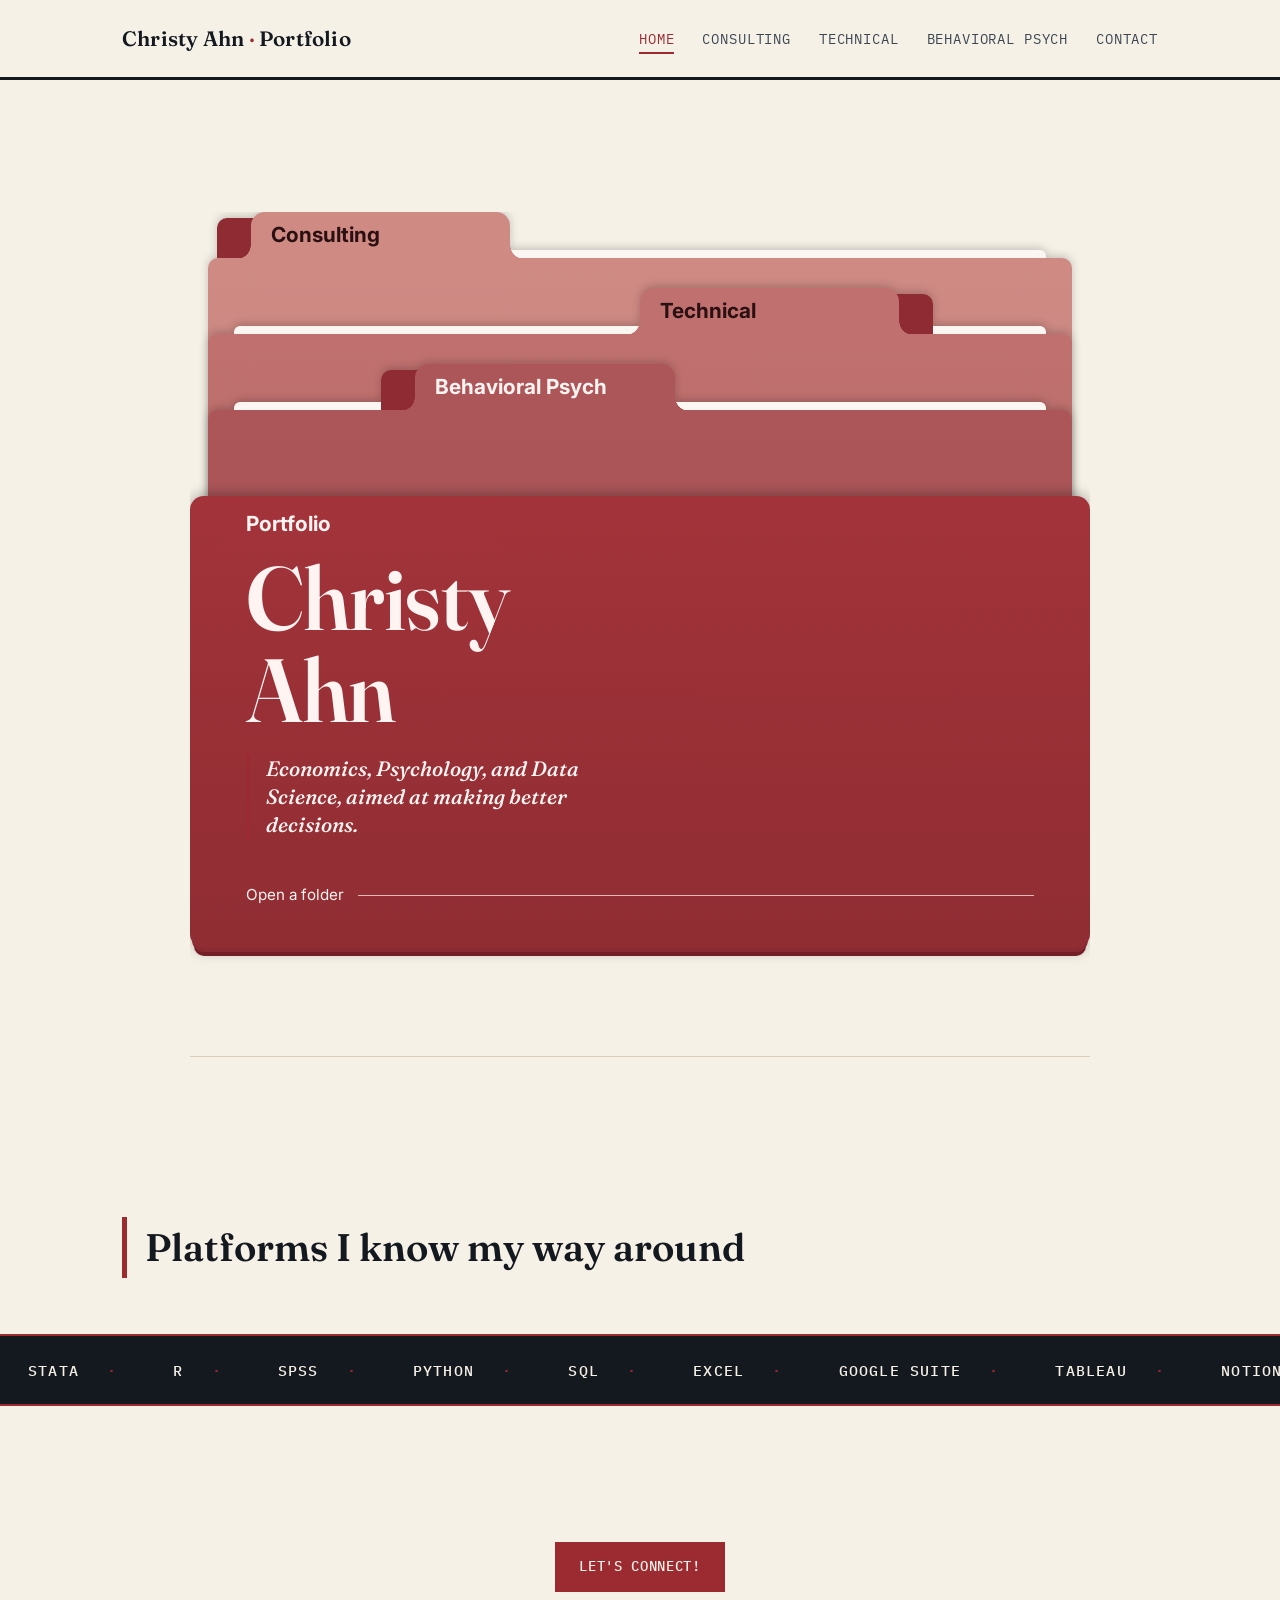
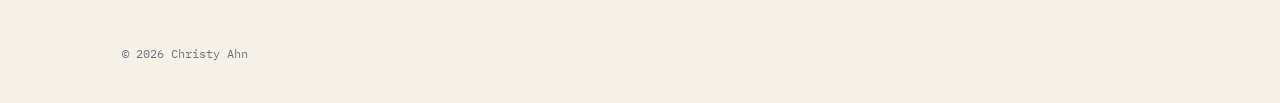
<file: index.html>
<!DOCTYPE html>
<html lang="en">
<head>
<meta charset="UTF-8">
<meta name="viewport" content="width=device-width, initial-scale=1.0">
<title>Christy Ahn — Portfolio</title>
<meta name="description" content="Portfolio of consulting, data & analytics, and behavioral research work.">
<link rel="stylesheet" href="css/style.css?v=2">
<style>
  /* Page background, text colors and fonts come from your style.css. Only the folders have their own colors. */

  .cover-section { width: min(92%, 900px); margin: 48px auto 0; }

  .cover {
    --step: 76px;
    --back-h: calc(var(--step) * 3);
    position: relative;
    padding: var(--back-h) 0 24px;
    overflow: hidden;
  }

  /* ---------- Tabs ---------- */
  .tab {
    position: absolute;
    top: 0;
    left: var(--tab-x);
    z-index: 2;
    width: var(--tab-w);
    min-height: calc(var(--tab-h) + 1px);
    display: flex;
    align-items: center;
    padding: 0 20px;
    border-radius: 14px 14px 0 0;
    background: var(--c);
    color: var(--ink);
    font-weight: 700;
    font-size: clamp(1rem, 2.4vw, 1.3rem);
    line-height: 1.1;
    white-space: nowrap;
  }
  .tab::before, .tab::after { content: ""; position: absolute; bottom: 0; width: 14px; height: 14px; }
  .tab::before { left: -14px;  background: radial-gradient(circle at 0 0,    transparent 13.5px, var(--c) 14px); }
  .tab::after  { right: -14px; background: radial-gradient(circle at 100% 0, transparent 13.5px, var(--c) 14px); }

  /* ---------- Back folders ---------- */
  .folder {
    --tab-h: 46px;
    --tab-w: 30%;
    --nub: #8f2c33;
    position: absolute;
    left: 2%; right: 2%;
    bottom: 30px;
    display: block;
    color: var(--ink);
    text-decoration: none;
    isolation: isolate;
    filter: drop-shadow(0 -2px 4px rgba(0, 0, 0, 0.2));
    transition: transform 0.38s cubic-bezier(.3,1.3,.5,1), filter 0.3s ease;
  }
  .b2 { top: 0;                       --c: #cf8a84; --ink: #2b1012; --tab-x: 5%;  }
  .b3 { top: calc(var(--step) * 1);   --c: #c0716f; --ink: #2b1012; --tab-x: 50%; }
  .b4 { top: calc(var(--step) * 2);   --c: #ad5659; --ink: #fff4f1; --tab-x: 24%; }

  .folder::before {
    content: "";
    position: absolute;
    top: 6px;
    left: calc(var(--tab-x) - 34px);
    width: 56px;
    height: 40px;
    border-radius: 10px 10px 0 0;
    background: var(--nub);
    z-index: 1;
  }
  .nub-r::before { left: calc(var(--tab-x) + var(--tab-w) - 22px); }

  .sheet {
    position: absolute;
    top: var(--tab-h); left: 0; right: 0; bottom: 0;
    z-index: 1;
    border-radius: 10px 10px 0 0;
    background: linear-gradient(to bottom, transparent, rgba(0, 0, 0, 0.1)), var(--c);
  }

  .paper {
    position: absolute;
    top: calc(var(--tab-h) - 8px);
    left: 3%; right: 3%;
    height: 60px;
    z-index: 0;
    border-radius: 6px 6px 0 0;
    background: #fbf6f2;
    transition: transform 0.4s cubic-bezier(.3,1.4,.5,1) 0.05s;
  }

  a.folder:hover,
  a.folder:focus-visible {
    transform: translateY(-22px);
    filter: drop-shadow(0 -4px 8px rgba(0, 0, 0, 0.28)) brightness(1.06);
  }
  a.folder:hover .paper,
  a.folder:focus-visible .paper { transform: translateY(-26px); }
  a.folder:focus-visible { outline: none; }
  a.folder:focus-visible .sheet { outline: 3px solid currentColor; outline-offset: 3px; }

  /* ---------- Front folder ---------- */
  .front {
    --c: #a3333a;
    --ink: #fff4f1;
    --tab-h: 56px;
    --tab-w: 30%;
    --tab-x: 4%;
    position: relative;
    z-index: 10;
    color: var(--ink);
    filter: drop-shadow(0 -3px 6px rgba(0, 0, 0, 0.25));
  }
  .front-body {
    position: relative;
    z-index: 1;
    margin-top: var(--tab-h);
    padding: clamp(28px, 5vw, 56px) clamp(24px, 5vw, 56px) clamp(24px, 4vw, 40px);
    border-radius: 14px;
    background: linear-gradient(to bottom, transparent, rgba(0, 0, 0, 0.12)), var(--c);
    box-shadow: 0 6px 0 -2px #8a2a30, 0 12px 0 -4px #741f25;
  }
  .front h1 {
    position: relative;
    z-index: 2;
    margin: 0;
    max-width: none;
    color: inherit;
    font-size: clamp(2.8rem, 9vw, 5.6rem);
    line-height: 1.02;
  }
  .front .major {
    position: relative;
    z-index: 2;
    margin: 20px 0 0;
    color: inherit;
    max-width: 28ch;
    font-size: clamp(1rem, 2.2vw, 1.3rem);
    line-height: 1.35;
  }
  .front-foot { display: flex; align-items: center; gap: 14px; margin-top: 44px; font-size: 0.95rem; }
  .front-foot .line { flex: 1; height: 1.5px; background: currentColor; opacity: 0.7; }

  /* ---------- Toolkit and connect button ---------- */
  .tools-section { margin-top: 72px; }
  .tools-section .ticker-band { margin-top: 56px; }
  .connect { display: flex; justify-content: center; padding: 48px 0 24px; }

  @media (max-width: 720px) {
    .cover { --step: 62px; }
    .cover-section { margin-top: 32px; }
    .folder { --tab-h: 42px; --tab-w: 38%; }
    .front { --tab-h: 48px; --tab-w: 34%; }
    .tab { padding: 0 10px; font-size: 0.95rem; white-space: normal; }
    .b3 { --tab-x: 54%; }
    .front-foot { margin-top: 32px; }
  }
  @media (prefers-reduced-motion: reduce) {
    .folder, .paper { transition: none; }
  }
</style>
</head>
<body>

<header class="site-header">
  <div class="header-inner">
    <a class="brand" href="./">Christy Ahn <span>·</span> Portfolio</a>
    <nav class="site-nav" aria-label="Primary">
      <ul>
        <li><a href="./" aria-current="page">Home</a></li>
        <li><a href="consulting.html">Consulting</a></li>
        <li><a href="technical.html">Technical</a></li>
        <li><a href="psych.html">Behavioral Psych</a></li>
        <li><a href="contact.html">Contact</a></li>
      </ul>
    </nav>
  </div>
</header>

<main>
  <section class="cover-section">
    <div class="cover" id="work">

      <a class="folder b2" href="consulting.html" aria-label="Consulting projects">
        <span class="tab">Consulting</span>
        <span class="paper" aria-hidden="true"></span>
        <span class="sheet"></span>
      </a>

      <a class="folder b3 nub-r" href="technical.html" aria-label="Technical projects">
        <span class="tab">Technical</span>
        <span class="paper" aria-hidden="true"></span>
        <span class="sheet"></span>
      </a>

      <a class="folder b4" href="psych.html" aria-label="Behavioral psychology studies">
        <span class="tab">Behavioral Psych</span>
        <span class="paper" aria-hidden="true"></span>
        <span class="sheet"></span>
      </a>

      <div class="front">
        <span class="tab">Portfolio</span>
        <div class="front-body">
          <h1 class="hero-title">Christy<br>Ahn</h1>
          <p class="major hero-tagline">Economics, Psychology, and Data Science, aimed at making better decisions.</p>
          <div class="front-foot"><span>Open a folder</span><span class="line"></span></div>
        </div>
      </div>

    </div>
  </section>

  <section class="tools-section">
    <div class="wrap tools-head">
      <h2 class="section-title">Platforms I know my way around</h2>
    </div>
    <div class="ticker-band" aria-label="Tools and platforms">
      <div class="ticker-track" id="ticker-track"></div>
    </div>
  </section>

  <div class="connect">
    <a class="btn primary" href="contact.html">Let's Connect!</a>
  </div>
</main>

<footer class="site-footer">
  <p>&copy; 2026 Christy Ahn</p>
</footer>

<script src="js/main.js"></script>
</body>
</html>
</file>
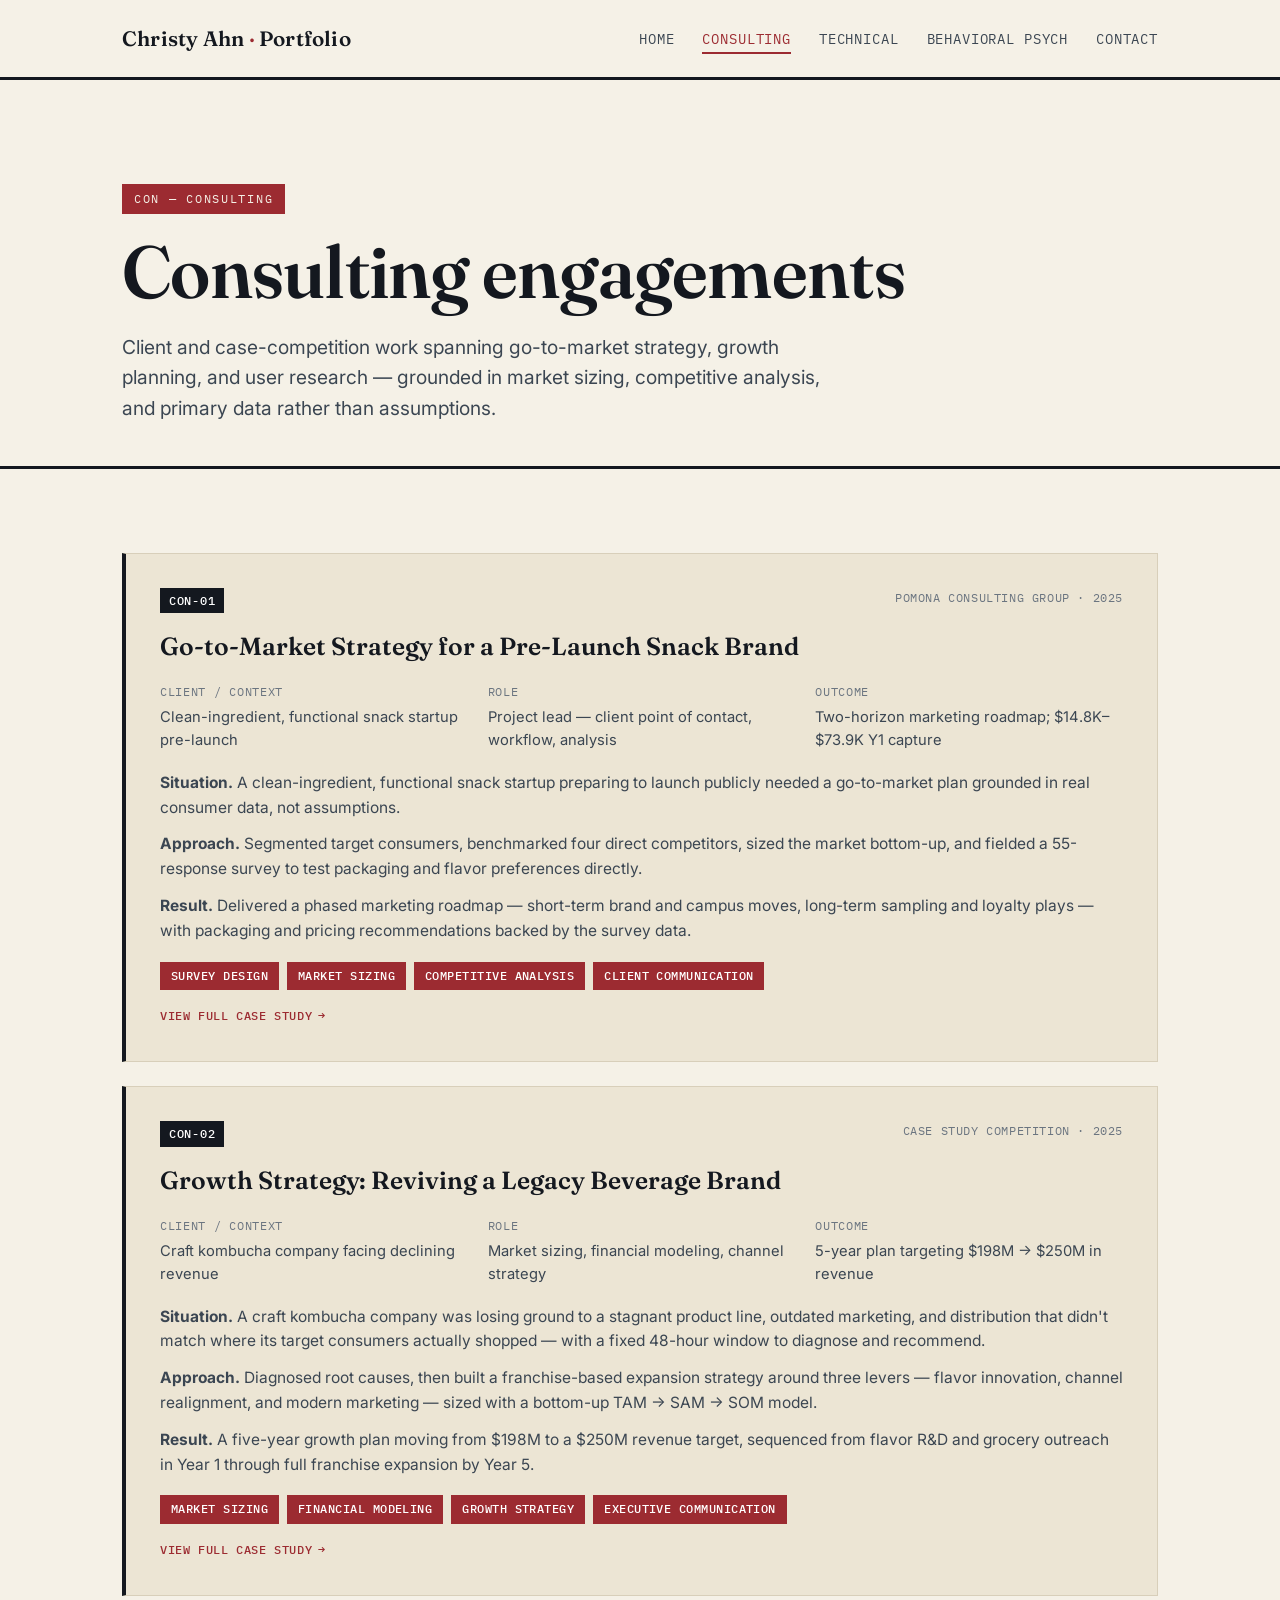
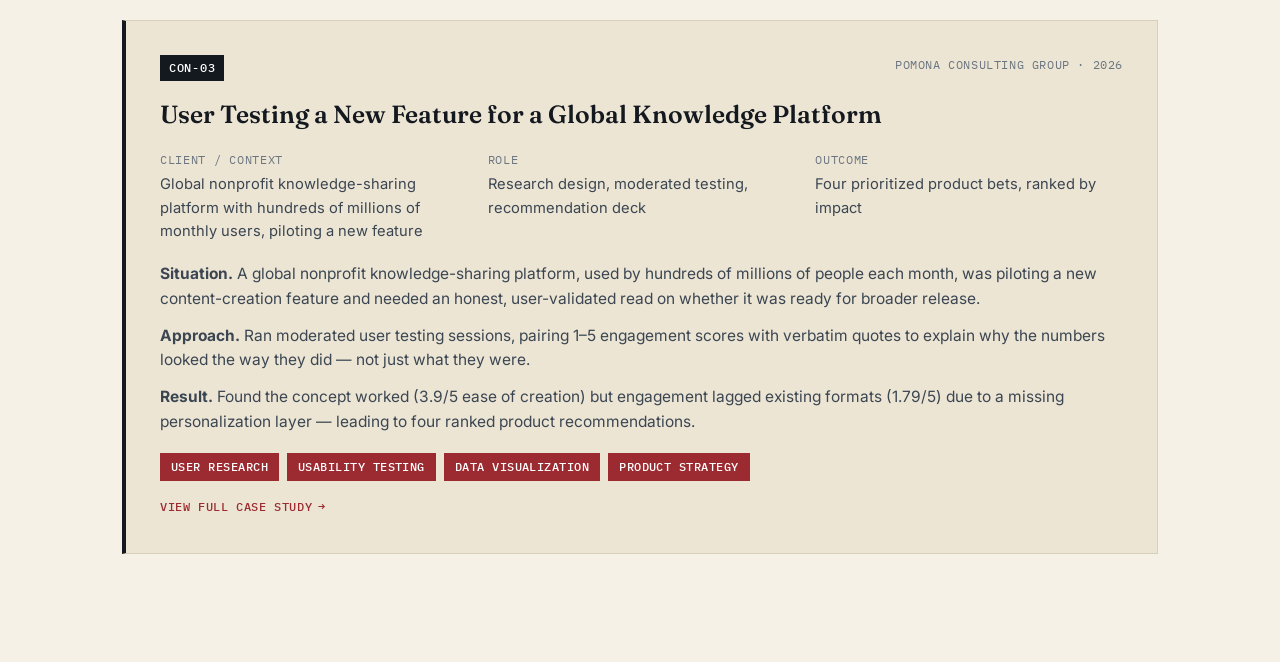
<file: consulting.html>
<!DOCTYPE html>
<html lang="en">
<head>
<meta charset="UTF-8">
<meta name="viewport" content="width=device-width, initial-scale=1.0">
<title>Consulting — Christy Ahn</title>
<link rel="stylesheet" href="css/style.css">
</head>
<body>

<header class="site-header">
  <div class="header-inner">
    <a class="brand" href="./">Christy Ahn <span>·</span> Portfolio</a>
    <nav class="site-nav" aria-label="Primary">
      <ul>
        <li><a href="./">Home</a></li>
        <li><a href="consulting.html" aria-current="page">Consulting</a></li>
        <li><a href="technical.html">Technical</a></li>
        <li><a href="psych.html">Behavioral Psych</a></li>
        <li><a href="contact.html">Contact</a></li>
      </ul>
    </nav>
  </div>
</header>

<main>
  <section class="hero" style="padding-bottom: 12px;">
    <div class="wrap">
      <p class="eyebrow">CON — Consulting</p>
      <h1 class="hero-title" style="max-width: 20ch;">Consulting engagements</h1>
      <p class="hero-sub">
        Client and case-competition work spanning go-to-market strategy, growth
        planning, and user research — grounded in market sizing, competitive analysis,
        and primary data rather than assumptions.
      </p>
    </div>
  </section>

  <section>
    <div class="wrap">

      <!-- CASE 01 -->
      <a class="case" href="consulting/con-01.html">
        <div class="case-top">
          <span class="case-code">CON-01</span>
          <span class="case-meta">Pomona Consulting Group · 2025</span>
        </div>
        <h3 class="case-title">Go-to-Market Strategy for a Pre-Launch Snack Brand</h3>

        <dl class="case-grid">
          <div class="case-field">
            <dt>Client / Context</dt>
            <dd>Clean-ingredient, functional snack startup pre-launch</dd>
          </div>
          <div class="case-field">
            <dt>Role</dt>
            <dd>Project lead — client point of contact, workflow, analysis</dd>
          </div>
          <div class="case-field">
            <dt>Outcome</dt>
            <dd>Two-horizon marketing roadmap; $14.8K–$73.9K Y1 capture</dd>
          </div>
        </dl>

        <div class="case-body">
          <p><strong>Situation.</strong> A clean-ingredient, functional snack startup preparing to launch publicly needed a go-to-market plan grounded in real consumer data, not assumptions.</p>
          <p><strong>Approach.</strong> Segmented target consumers, benchmarked four direct competitors, sized the market bottom-up, and fielded a 55-response survey to test packaging and flavor preferences directly.</p>
          <p><strong>Result.</strong> Delivered a phased marketing roadmap — short-term brand and campus moves, long-term sampling and loyalty plays — with packaging and pricing recommendations backed by the survey data.</p>
        </div>

        <ul class="tags">
          <li>Survey Design</li>
          <li>Market Sizing</li>
          <li>Competitive Analysis</li>
          <li>Client Communication</li>
        </ul>

        <span class="case-view-link">View full case study <span class="arrow">→</span></span>
      </a>

      <!-- CASE 02 -->
      <a class="case" href="consulting/con-02.html">
        <div class="case-top">
          <span class="case-code">CON-02</span>
          <span class="case-meta">Case Study Competition · 2025</span>
        </div>
        <h3 class="case-title">Growth Strategy: Reviving a Legacy Beverage Brand</h3>

        <dl class="case-grid">
          <div class="case-field">
            <dt>Client / Context</dt>
            <dd>Craft kombucha company facing declining revenue</dd>
          </div>
          <div class="case-field">
            <dt>Role</dt>
            <dd>Market sizing, financial modeling, channel strategy</dd>
          </div>
          <div class="case-field">
            <dt>Outcome</dt>
            <dd>5-year plan targeting $198M → $250M in revenue</dd>
          </div>
        </dl>

        <div class="case-body">
          <p><strong>Situation.</strong> A craft kombucha company was losing ground to a stagnant product line, outdated marketing, and distribution that didn't match where its target consumers actually shopped — with a fixed 48-hour window to diagnose and recommend.</p>
          <p><strong>Approach.</strong> Diagnosed root causes, then built a franchise-based expansion strategy around three levers — flavor innovation, channel realignment, and modern marketing — sized with a bottom-up TAM → SAM → SOM model.</p>
          <p><strong>Result.</strong> A five-year growth plan moving from $198M to a $250M revenue target, sequenced from flavor R&amp;D and grocery outreach in Year 1 through full franchise expansion by Year 5.</p>
        </div>

        <ul class="tags">
          <li>Market Sizing</li>
          <li>Financial Modeling</li>
          <li>Growth Strategy</li>
          <li>Executive Communication</li>
        </ul>

        <span class="case-view-link">View full case study <span class="arrow">→</span></span>
      </a>

           <!-- CASE 03 -->
      <a class="case" href="consulting/con-03.html">
        <div class="case-top">
          <span class="case-code">CON-03</span>
          <span class="case-meta">Pomona Consulting Group · 2026</span>
        </div>
        <h3 class="case-title">User Testing a New Feature for a Global Knowledge Platform</h3>

        <dl class="case-grid">
          <div class="case-field">
            <dt>Client / Context</dt>
            <dd>Global nonprofit knowledge-sharing platform with hundreds of millions of monthly users, piloting a new feature</dd>
          </div>
          <div class="case-field">
            <dt>Role</dt>
            <dd>Research design, moderated testing, recommendation deck</dd>
          </div>
          <div class="case-field">
            <dt>Outcome</dt>
            <dd>Four prioritized product bets, ranked by impact</dd>
          </div>
        </dl>

        <div class="case-body">
          <p><strong>Situation.</strong> A global nonprofit knowledge-sharing platform, used by hundreds of millions of people each month, was piloting a new content-creation feature and needed an honest, user-validated read on whether it was ready for broader release.</p>
          <p><strong>Approach.</strong> Ran moderated user testing sessions, pairing 1–5 engagement scores with verbatim quotes to explain why the numbers looked the way they did — not just what they were.</p>
          <p><strong>Result.</strong> Found the concept worked (3.9/5 ease of creation) but engagement lagged existing formats (1.79/5) due to a missing personalization layer — leading to four ranked product recommendations.</p>
        </div>

        <ul class="tags">
          <li>User Research</li>
          <li>Usability Testing</li>
          <li>Data Visualization</li>
          <li>Product Strategy</li>
        </ul>

        <span class="case-view-link">View full case study <span class="arrow">→</span></span>
      </a>
</file>
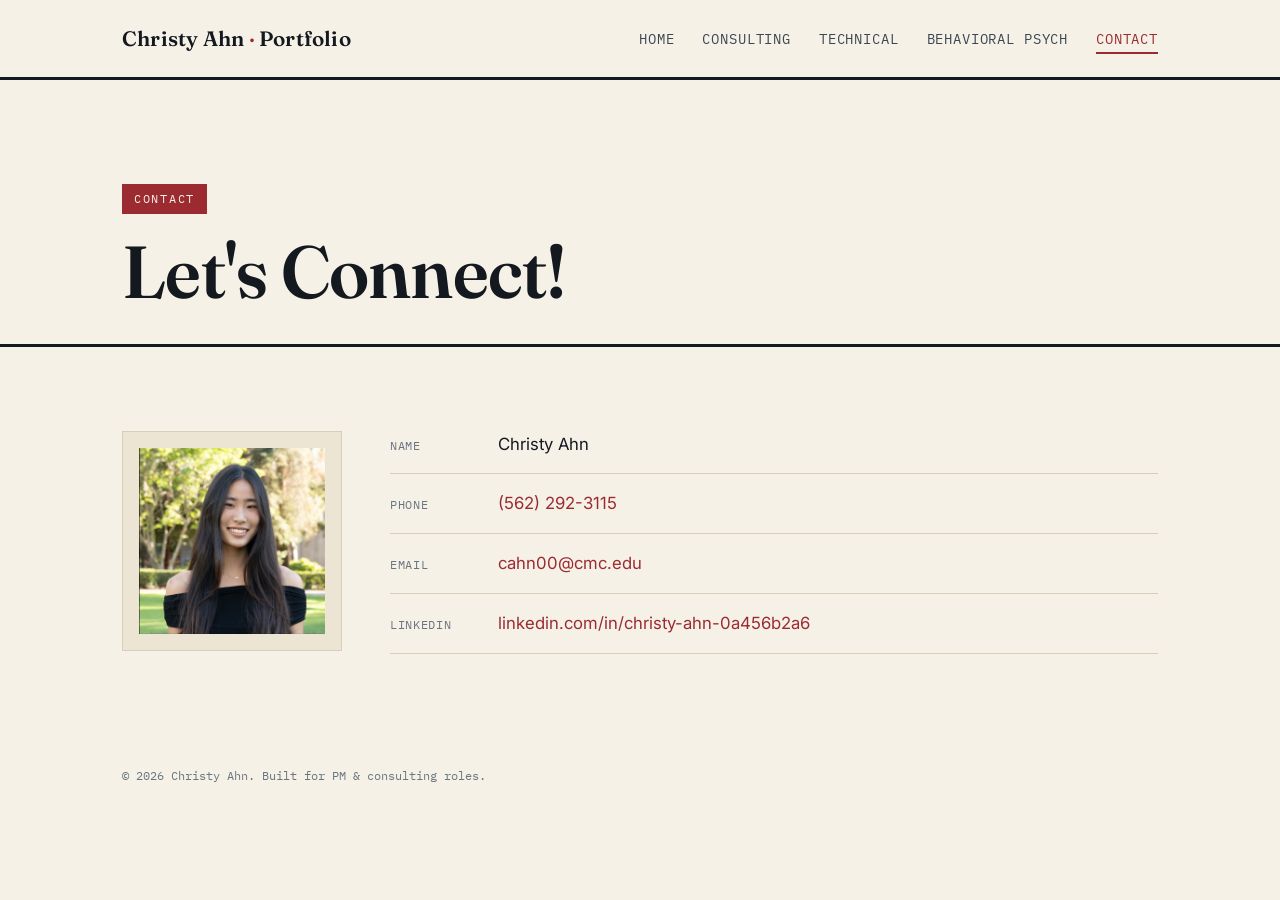
<file: contact.html>
<!DOCTYPE html>
<html lang="en">
<head>
<meta charset="UTF-8">
<meta name="viewport" content="width=device-width, initial-scale=1.0">
<title>Contact — Christy Ahn</title>
<link rel="stylesheet" href="css/style.css">
</head>
<body>

<header class="site-header">
  <div class="header-inner">
    <a class="brand" href="./">Christy Ahn <span>·</span> Portfolio</a>
    <nav class="site-nav" aria-label="Primary">
      <ul>
        <li><a href="./">Home</a></li>
        <li><a href="consulting.html">Consulting</a></li>
        <li><a href="technical.html">Technical</a></li>
        <li><a href="psych.html">Behavioral Psych</a></li>
        <li><a href="contact.html" aria-current="page">Contact</a></li>
      </ul>
    </nav>
  </div>
</header>

<main>
  <section class="hero" style="padding-bottom: 12px;">
    <div class="wrap">
      <p class="eyebrow">Contact</p>
      <h1 class="hero-title" style="max-width: 18ch;">Let's Connect!</h1>
    </div>
  </section>

  <section>
    <div class="wrap">
      <div class="contact-layout">

        <div class="contact-photo">
          <img src="assets/photo.jpg" alt="Christy Ahn">
        </div>

        <dl class="contact-list">
          <li>
            <dt>Name</dt>
            <dd>Christy Ahn</dd>
          </li>
          <li>
            <dt>Phone</dt>
            <dd><a href="tel:+15622923115">(562) 292-3115</a></dd>
          </li>
          <li>
            <dt>Email</dt>
            <dd><a href="mailto:cahn00@cmc.edu">cahn00@cmc.edu</a></dd>
          </li>
          <li>
            <dt>LinkedIn</dt>
            <dd><a href="https://www.linkedin.com/in/christy-ahn-0a456b2a6" target="_blank" rel="noopener">linkedin.com/in/christy-ahn-0a456b2a6</a></dd>
          </li>
        </dl>

      </div>
    </div>
  </section>
</main>

<footer class="site-footer">
  <p>&copy; 2026 Christy Ahn. Built for PM &amp; consulting roles.</p>
</footer>

</body>
</html>
</file>
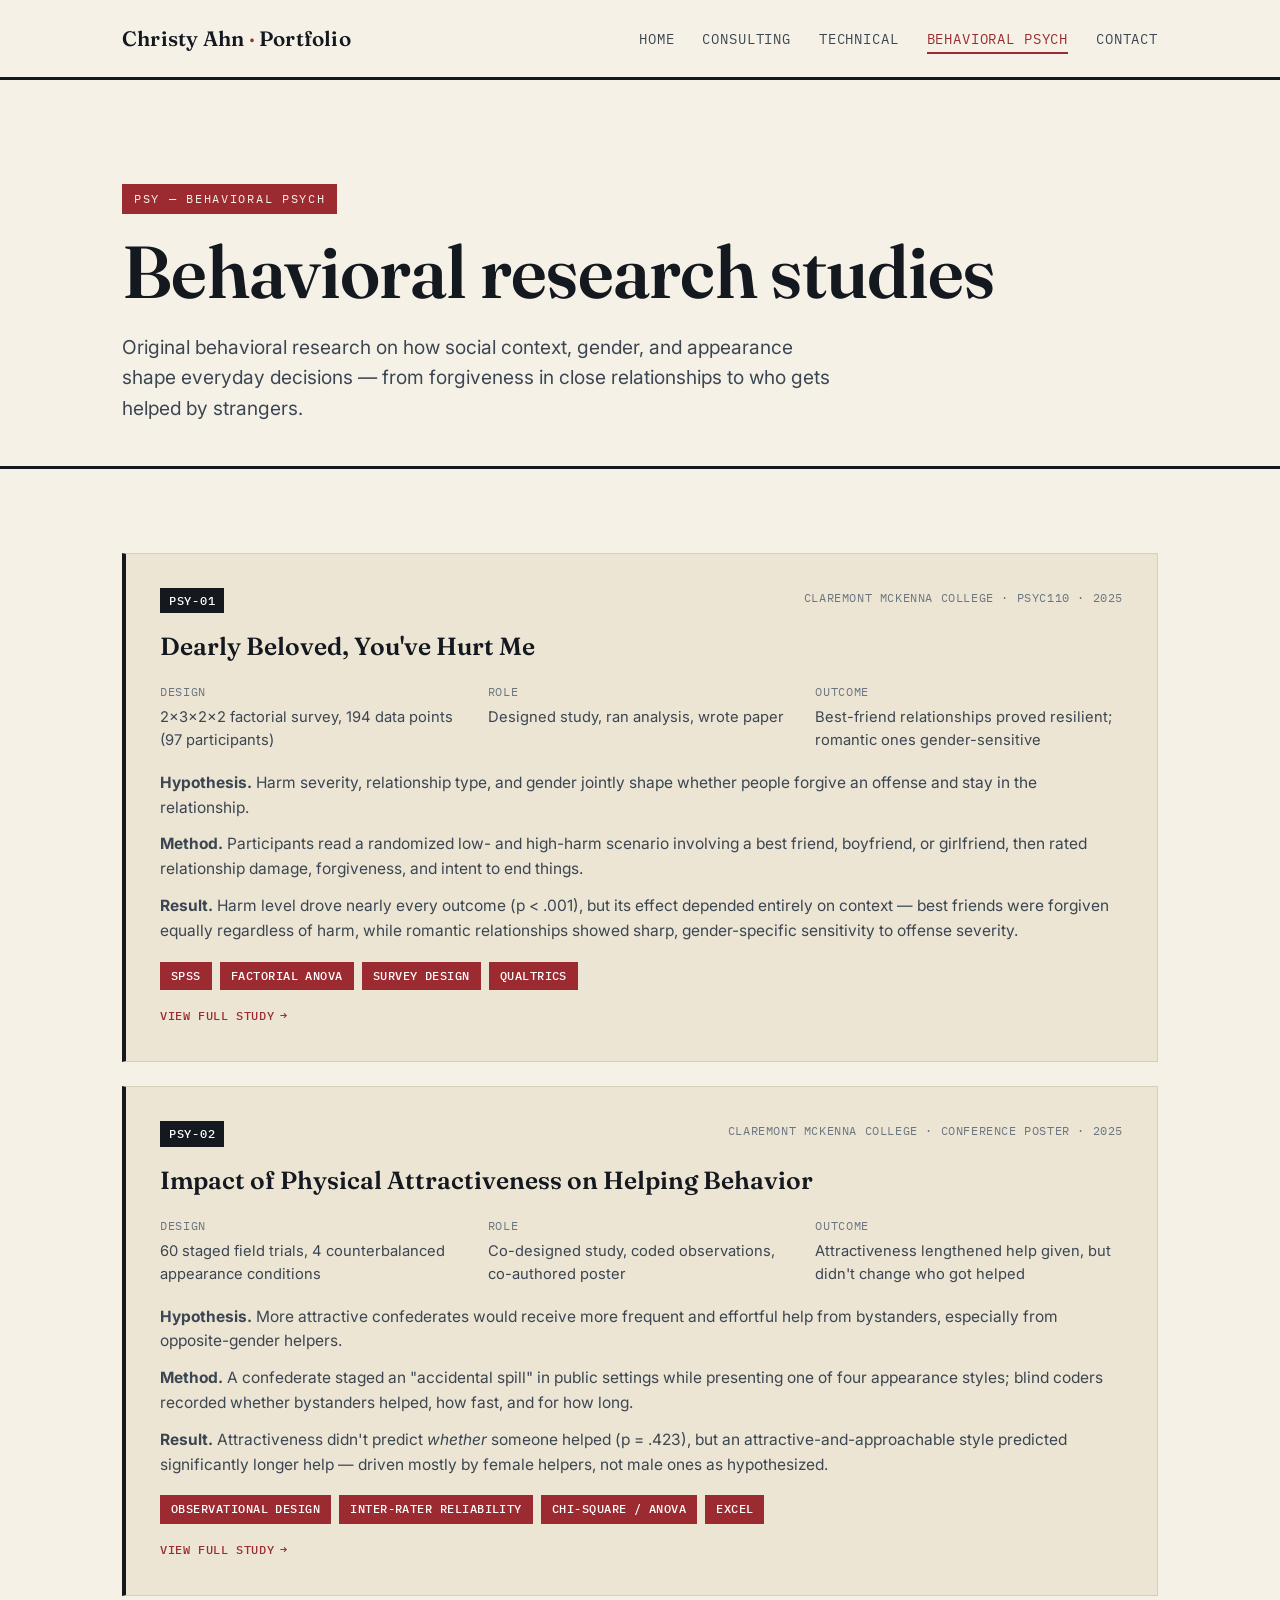
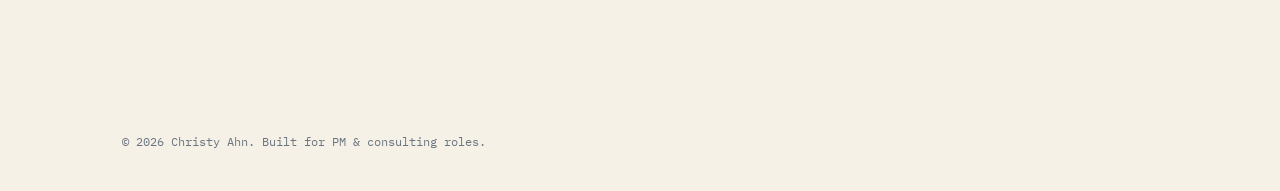
<file: psych.html>
<!DOCTYPE html>
<html lang="en">
<head>
<meta charset="UTF-8">
<meta name="viewport" content="width=device-width, initial-scale=1.0">
<title>Behavioral Psych — Christy Ahn</title>
<link rel="stylesheet" href="css/style.css">
</head>
<body>

<header class="site-header">
  <div class="header-inner">
    <a class="brand" href="./">Christy Ahn <span>·</span> Portfolio</a>
    <nav class="site-nav" aria-label="Primary">
      <ul>
        <li><a href="./">Home</a></li>
        <li><a href="consulting.html">Consulting</a></li>
        <li><a href="technical.html">Technical</a></li>
        <li><a href="psych.html" aria-current="page">Behavioral Psych</a></li>
        <li><a href="contact.html">Contact</a></li>
      </ul>
    </nav>
  </div>
</header>

<main>
  <section class="hero" style="padding-bottom: 12px;">
    <div class="wrap">
      <p class="eyebrow">PSY — Behavioral Psych</p>
      <h1 class="hero-title" style="max-width: 22ch;">Behavioral research studies</h1>
      <p class="hero-sub">
        Original behavioral research on how social context, gender, and appearance
        shape everyday decisions — from forgiveness in close relationships to who
        gets helped by strangers.
      </p>
    </div>
  </section>

  <section>
    <div class="wrap">

      <!-- STUDY 01 -->
      <a class="case" href="psych/psy-01.html">
        <div class="case-top">
          <span class="case-code">PSY-01</span>
          <span class="case-meta">Claremont McKenna College · PSYC110 · 2025</span>
        </div>
        <h3 class="case-title">Dearly Beloved, You've Hurt Me</h3>

        <dl class="case-grid">
          <div class="case-field">
            <dt>Design</dt>
            <dd>2×3×2×2 factorial survey, 194 data points (97 participants)</dd>
          </div>
          <div class="case-field">
            <dt>Role</dt>
            <dd>Designed study, ran analysis, wrote paper</dd>
          </div>
          <div class="case-field">
            <dt>Outcome</dt>
            <dd>Best-friend relationships proved resilient; romantic ones gender-sensitive</dd>
          </div>
        </dl>

        <div class="case-body">
          <p><strong>Hypothesis.</strong> Harm severity, relationship type, and gender jointly shape whether people forgive an offense and stay in the relationship.</p>
          <p><strong>Method.</strong> Participants read a randomized low- and high-harm scenario involving a best friend, boyfriend, or girlfriend, then rated relationship damage, forgiveness, and intent to end things.</p>
          <p><strong>Result.</strong> Harm level drove nearly every outcome (p &lt; .001), but its effect depended entirely on context — best friends were forgiven equally regardless of harm, while romantic relationships showed sharp, gender-specific sensitivity to offense severity.</p>
        </div>

        <ul class="tags">
          <li>SPSS</li>
          <li>Factorial ANOVA</li>
          <li>Survey Design</li>
          <li>Qualtrics</li>
        </ul>

        <span class="case-view-link">View full study <span class="arrow">→</span></span>
      </a>

      <!-- STUDY 02 -->
      <a class="case" href="psych/psy-02.html">
        <div class="case-top">
          <span class="case-code">PSY-02</span>
          <span class="case-meta">Claremont McKenna College · Conference Poster · 2025</span>
        </div>
        <h3 class="case-title">Impact of Physical Attractiveness on Helping Behavior</h3>

        <dl class="case-grid">
          <div class="case-field">
            <dt>Design</dt>
            <dd>60 staged field trials, 4 counterbalanced appearance conditions</dd>
          </div>
          <div class="case-field">
            <dt>Role</dt>
            <dd>Co-designed study, coded observations, co-authored poster</dd>
          </div>
          <div class="case-field">
            <dt>Outcome</dt>
            <dd>Attractiveness lengthened help given, but didn't change who got helped</dd>
          </div>
        </dl>

        <div class="case-body">
          <p><strong>Hypothesis.</strong> More attractive confederates would receive more frequent and effortful help from bystanders, especially from opposite-gender helpers.</p>
          <p><strong>Method.</strong> A confederate staged an "accidental spill" in public settings while presenting one of four appearance styles; blind coders recorded whether bystanders helped, how fast, and for how long.</p>
          <p><strong>Result.</strong> Attractiveness didn't predict <em>whether</em> someone helped (p = .423), but an attractive-and-approachable style predicted significantly longer help — driven mostly by female helpers, not male ones as hypothesized.</p>
        </div>

        <ul class="tags">
          <li>Observational Design</li>
          <li>Inter-rater Reliability</li>
          <li>Chi-Square / ANOVA</li>
          <li>Excel</li>
        </ul>

        <span class="case-view-link">View full study <span class="arrow">→</span></span>
      </a>

    </div>
  </section>
</main>

<footer class="site-footer">
  <p>&copy; 2026 Christy Ahn. Built for PM &amp; consulting roles.</p>
</footer>

</body>
</html>
</file>
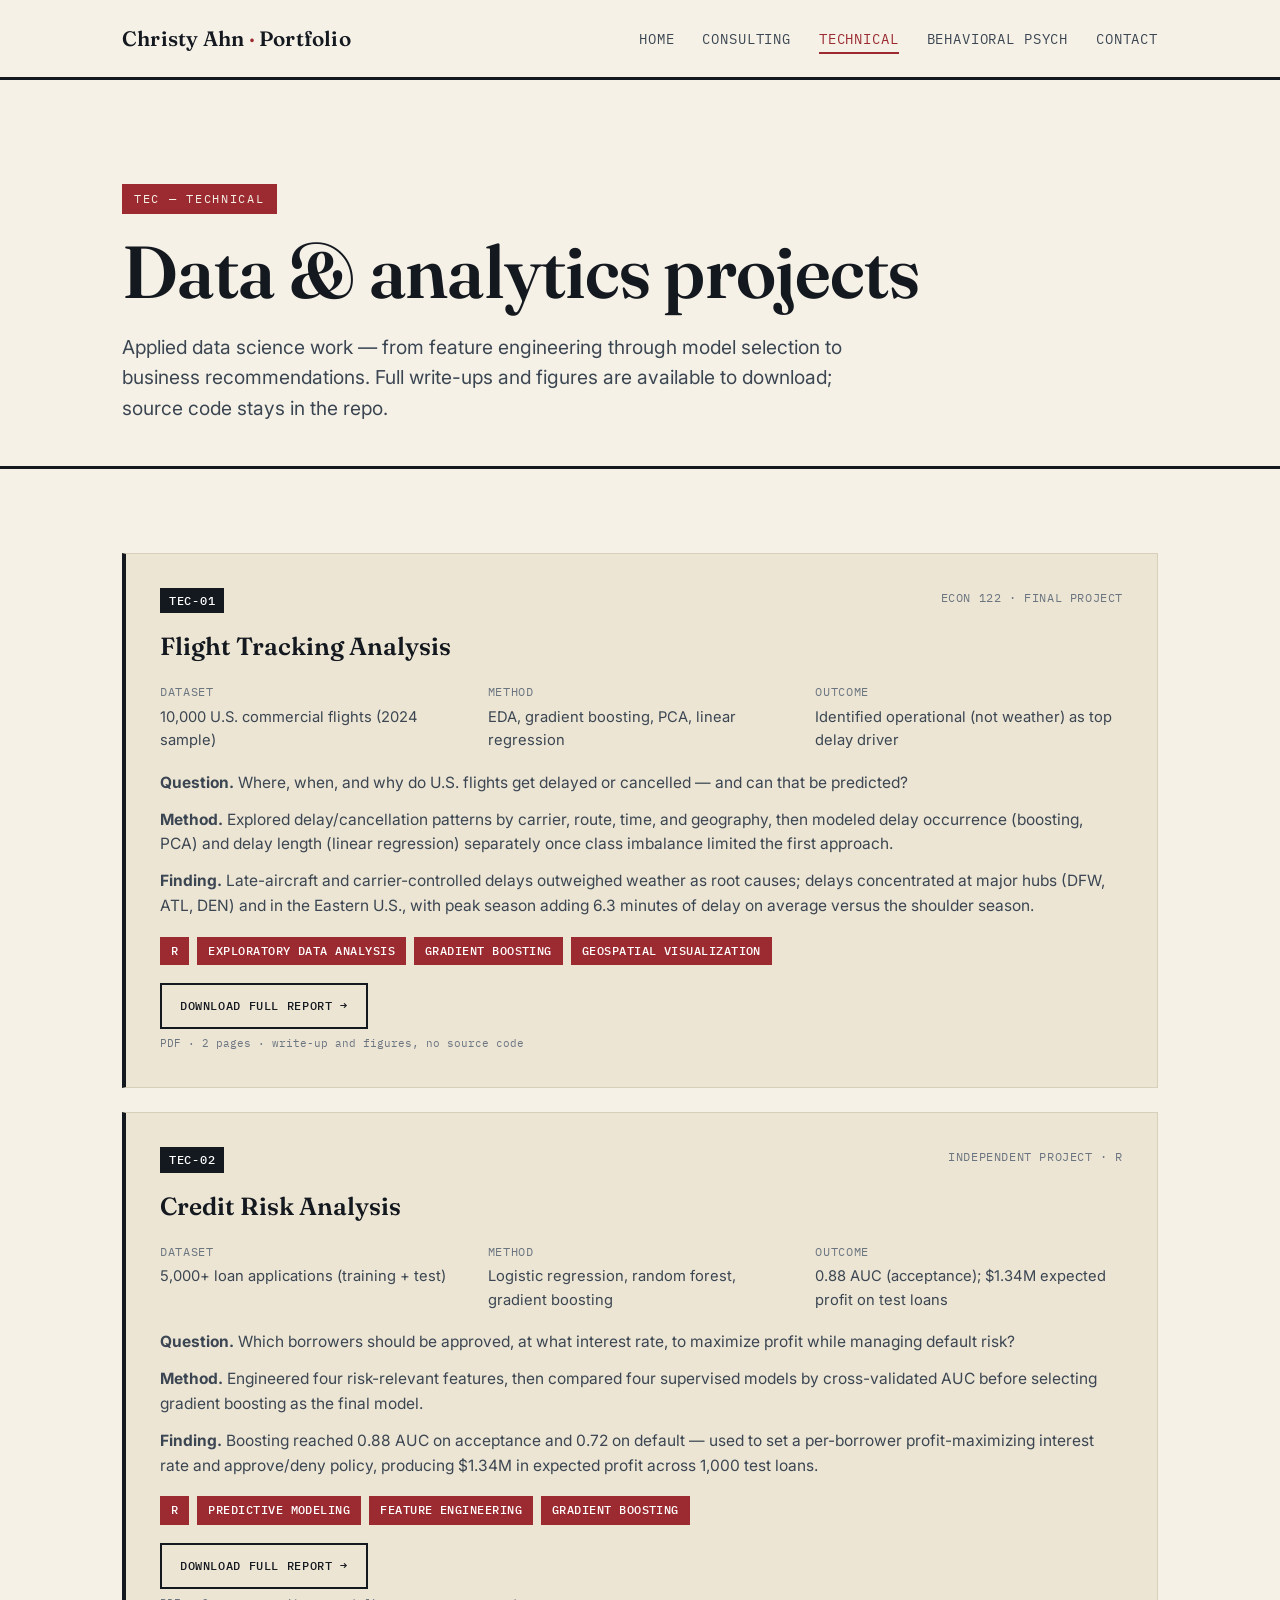
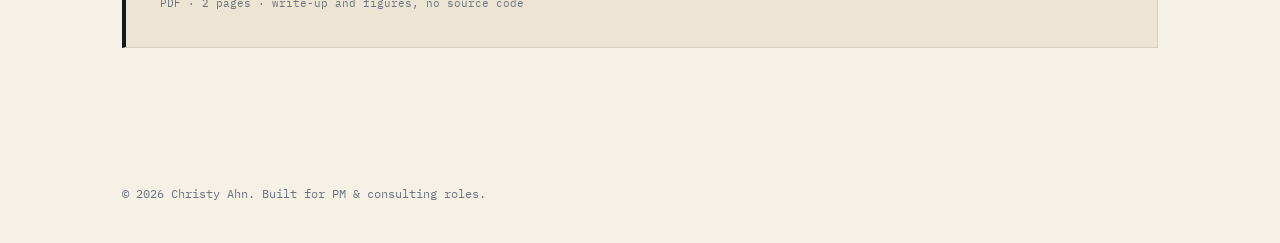
<file: technical.html>
<!DOCTYPE html>
<html lang="en">
<head>
<meta charset="UTF-8">
<meta name="viewport" content="width=device-width, initial-scale=1.0">
<title>Technical — Christy Ahn</title>
<link rel="stylesheet" href="css/style.css">
</head>
<body>

<header class="site-header">
  <div class="header-inner">
    <a class="brand" href="./">Christy Ahn <span>·</span> Portfolio</a>
    <nav class="site-nav" aria-label="Primary">
      <ul>
        <li><a href="./">Home</a></li>
        <li><a href="consulting.html">Consulting</a></li>
        <li><a href="technical.html" aria-current="page">Technical</a></li>
        <li><a href="psych.html">Behavioral Psych</a></li>
        <li><a href="contact.html">Contact</a></li>
      </ul>
    </nav>
  </div>
</header>

<main>
  <section class="hero" style="padding-bottom: 12px;">
    <div class="wrap">
      <p class="eyebrow">TEC — Technical</p>
      <h1 class="hero-title" style="max-width: 20ch;">Data &amp; analytics projects</h1>
      <p class="hero-sub">
        Applied data science work — from feature engineering through model
        selection to business recommendations. Full write-ups and figures are
        available to download; source code stays in the repo.
      </p>
    </div>
  </section>

  <section>
    <div class="wrap">

      <!-- TEC-01 -->
      <article class="case">
        <div class="case-top">
          <span class="case-code">TEC-01</span>
          <span class="case-meta">ECON 122 &middot; Final Project</span>
        </div>
        <h3 class="case-title">Flight Tracking Analysis</h3>

        <dl class="case-grid">
          <div class="case-field">
            <dt>Dataset</dt>
            <dd>10,000 U.S. commercial flights (2024 sample)</dd>
          </div>
          <div class="case-field">
            <dt>Method</dt>
            <dd>EDA, gradient boosting, PCA, linear regression</dd>
          </div>
          <div class="case-field">
            <dt>Outcome</dt>
            <dd>Identified operational (not weather) as top delay driver</dd>
          </div>
        </dl>

        <div class="case-body">
          <p><strong>Question.</strong> Where, when, and why do U.S. flights get delayed or cancelled — and can that be predicted?</p>
          <p><strong>Method.</strong> Explored delay/cancellation patterns by carrier, route, time, and geography, then modeled delay occurrence (boosting, PCA) and delay length (linear regression) separately once class imbalance limited the first approach.</p>
          <p><strong>Finding.</strong> Late-aircraft and carrier-controlled delays outweighed weather as root causes; delays concentrated at major hubs (DFW, ATL, DEN) and in the Eastern U.S., with peak season adding 6.3 minutes of delay on average versus the shoulder season.</p>
        </div>

        <ul class="tags">
          <li>R</li>
          <li>Exploratory Data Analysis</li>
          <li>Gradient Boosting</li>
          <li>Geospatial Visualization</li>
        </ul>

        <a class="case-download" href="assets/reports/Flight%20Tracking%20Analysis%20Report.pdf" download>
          Download full report <span class="arrow">→</span>
        </a>
        <span class="case-download-note">PDF · 2 pages · write-up and figures, no source code</span>
      </article>

      <!-- TEC-02 -->
      <article class="case">
        <div class="case-top">
          <span class="case-code">TEC-02</span>
          <span class="case-meta">Independent Project &middot; R</span>
        </div>
        <h3 class="case-title">Credit Risk Analysis</h3>

        <dl class="case-grid">
          <div class="case-field">
            <dt>Dataset</dt>
            <dd>5,000+ loan applications (training + test)</dd>
          </div>
          <div class="case-field">
            <dt>Method</dt>
            <dd>Logistic regression, random forest, gradient boosting</dd>
          </div>
          <div class="case-field">
            <dt>Outcome</dt>
            <dd>0.88 AUC (acceptance); $1.34M expected profit on test loans</dd>
          </div>
        </dl>

        <div class="case-body">
          <p><strong>Question.</strong> Which borrowers should be approved, at what interest rate, to maximize profit while managing default risk?</p>
          <p><strong>Method.</strong> Engineered four risk-relevant features, then compared four supervised models by cross-validated AUC before selecting gradient boosting as the final model.</p>
          <p><strong>Finding.</strong> Boosting reached 0.88 AUC on acceptance and 0.72 on default — used to set a per-borrower profit-maximizing interest rate and approve/deny policy, producing $1.34M in expected profit across 1,000 test loans.</p>
        </div>

        <ul class="tags">
          <li>R</li>
          <li>Predictive Modeling</li>
          <li>Feature Engineering</li>
          <li>Gradient Boosting</li>
        </ul>

        <a class="case-download" href="assets/reports/Credit%20Risk%20Analysis%20Report.pdf" download>
          Download full report <span class="arrow">→</span>
        </a>
        <span class="case-download-note">PDF · 2 pages · write-up and figures, no source code</span>
      </article>

    </div>
  </section>
</main>

<footer class="site-footer">
  <p>&copy; 2026 Christy Ahn. Built for PM &amp; consulting roles.</p>
</footer>

</body>
</html>
</file>
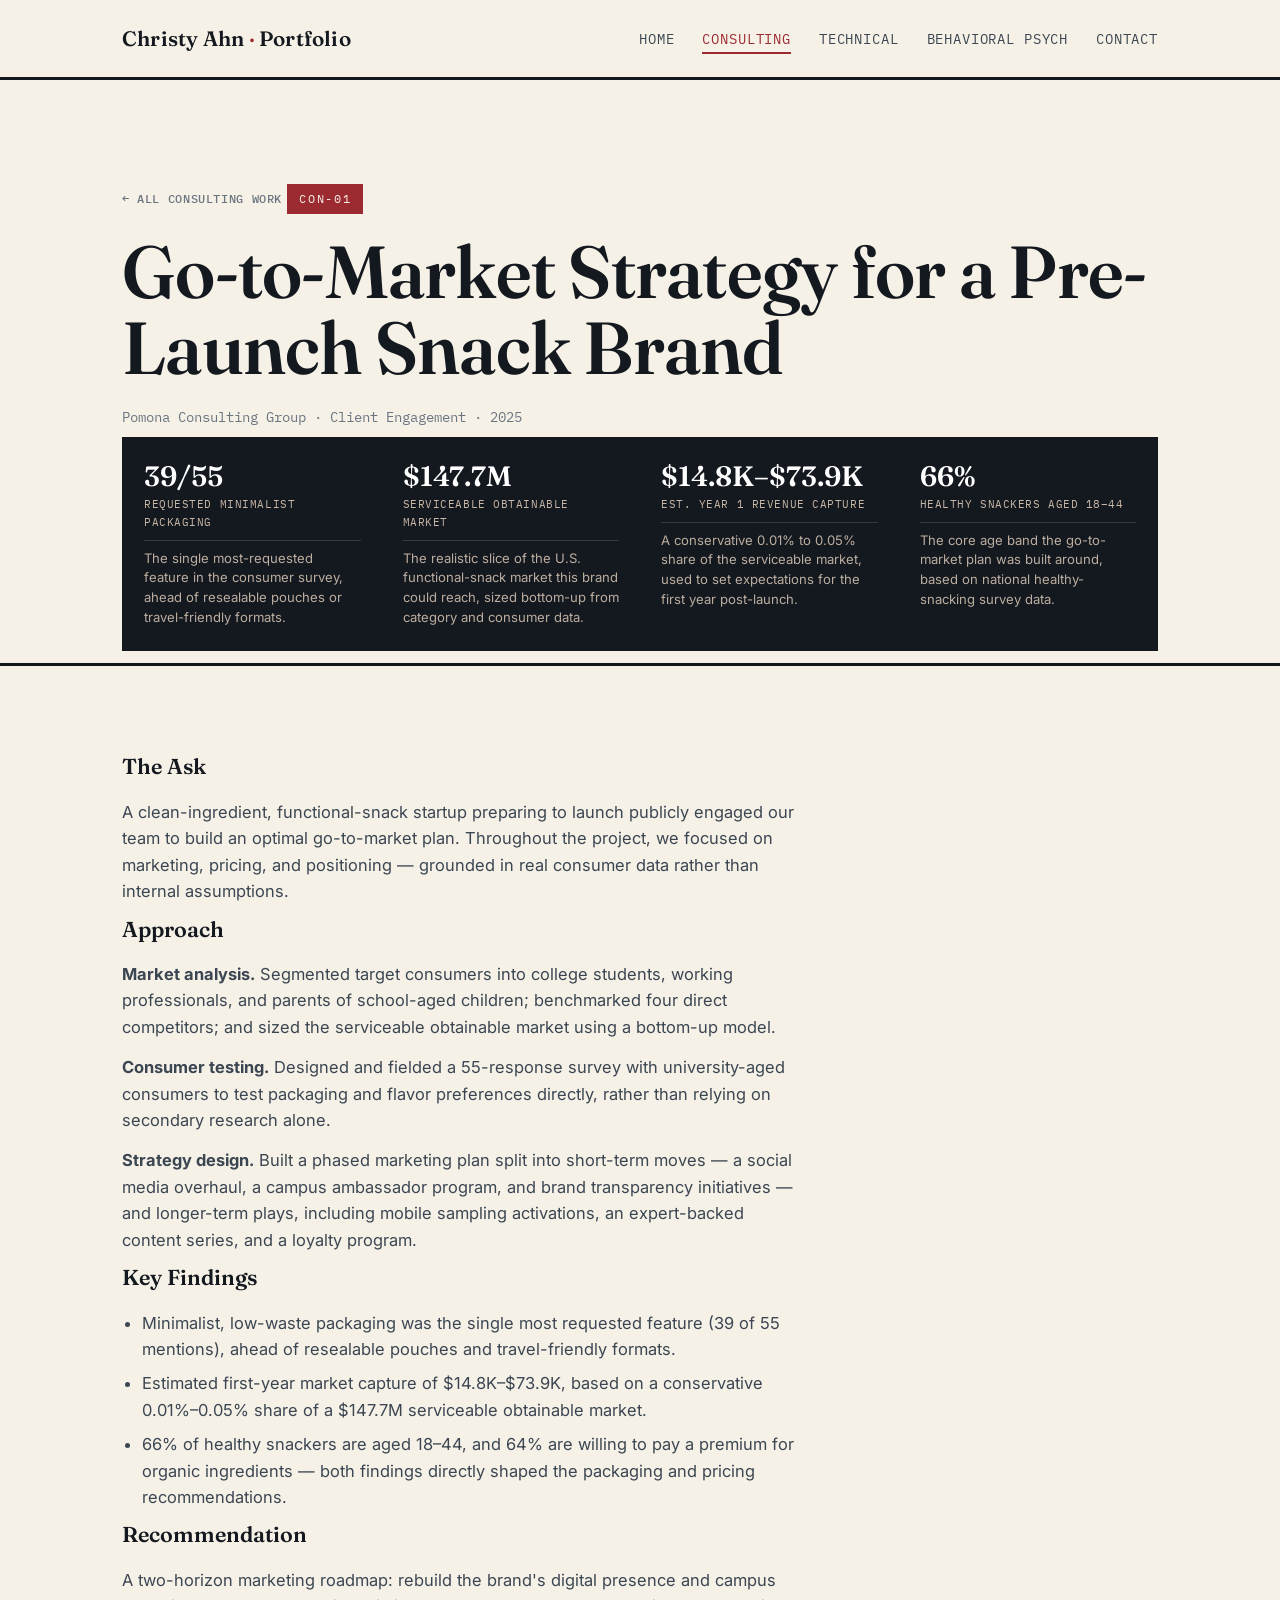
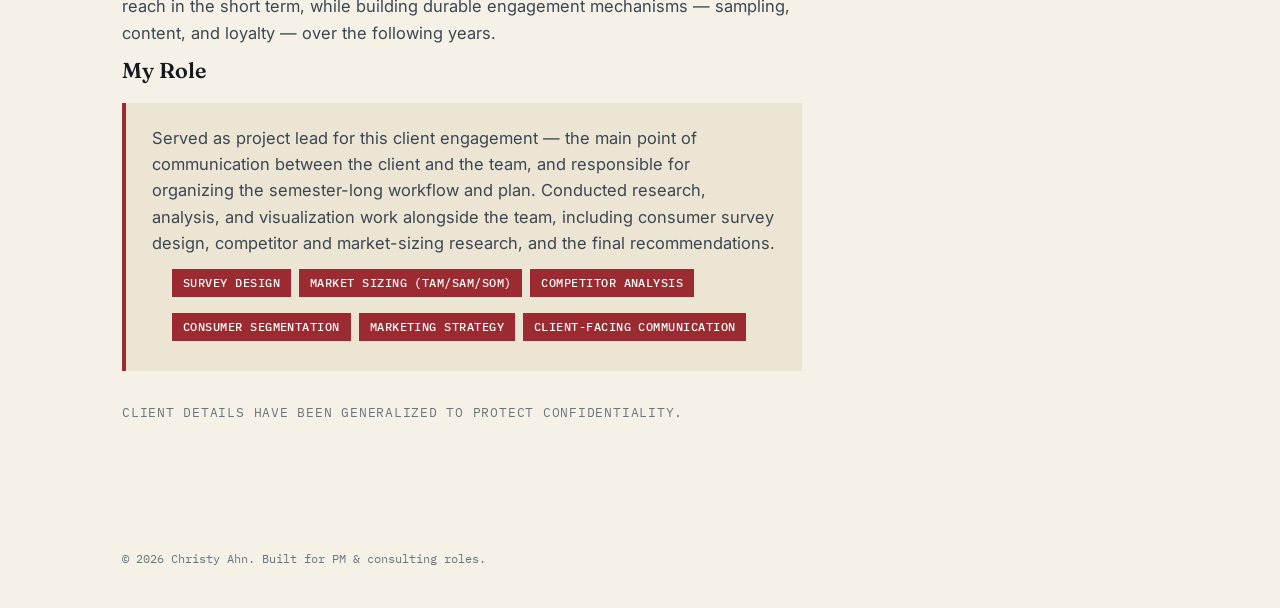
<file: consulting/con-01.html>
<!DOCTYPE html>
<html lang="en">
<head>
<meta charset="UTF-8">
<meta name="viewport" content="width=device-width, initial-scale=1.0">
<title>CON-01 — Go-to-Market Strategy | Christy Ahn</title>
<link rel="stylesheet" href="../css/style.css">
</head>
<body>

<header class="site-header">
  <div class="header-inner">
    <a class="brand" href="../index.html">Christy Ahn <span>·</span> Portfolio</a>
    <nav class="site-nav" aria-label="Primary">
      <ul>
        <li><a href="../index.html">Home</a></li>
        <li><a href="../consulting.html" aria-current="page">Consulting</a></li>
        <li><a href="../technical.html">Technical</a></li>
        <li><a href="../psych.html">Behavioral Psych</a></li>
        <li><a href="../contact.html">Contact</a></li>
      </ul>
    </nav>
  </div>
</header>

<main>
  <section class="hero" style="padding-bottom: 12px;">
    <div class="wrap">
      <a class="back-link" href="../consulting.html">&larr; All consulting work</a>
      <p class="eyebrow">CON-01</p>
      <h1 class="hero-title" style="max-width: 26ch;">Go-to-Market Strategy for a Pre-Launch Snack Brand</h1>
      <p class="detail-meta">Pomona Consulting Group &middot; Client Engagement &middot; 2025</p>

      <div class="stat-strip">
        <div class="stat">
          <span class="num">39/55</span>
          <span class="label">Requested minimalist packaging</span>
          <span class="explain">The single most-requested feature in the consumer survey, ahead of resealable pouches or travel-friendly formats.</span>
        </div>
        <div class="stat">
          <span class="num">$147.7M</span>
          <span class="label">Serviceable obtainable market</span>
          <span class="explain">The realistic slice of the U.S. functional-snack market this brand could reach, sized bottom-up from category and consumer data.</span>
        </div>
        <div class="stat">
          <span class="num">$14.8K&ndash;$73.9K</span>
          <span class="label">Est. Year 1 revenue capture</span>
          <span class="explain">A conservative 0.01% to 0.05% share of the serviceable market, used to set expectations for the first year post-launch.</span>
        </div>
        <div class="stat">
          <span class="num">66%</span>
          <span class="label">Healthy snackers aged 18&ndash;44</span>
          <span class="explain">The core age band the go-to-market plan was built around, based on national healthy-snacking survey data.</span>
        </div>
      </div>
    </div>
  </section>

  <section>
    <div class="wrap">
      <div class="detail-section">
        <h3 class="detail-title">The Ask</h3>
        <p>A clean-ingredient, functional-snack startup preparing to launch publicly engaged our team to build an optimal go-to-market plan. Throughout the project, we focused on marketing, pricing, and positioning &mdash; grounded in real consumer data rather than internal assumptions.</p>
      </div>

      <div class="detail-section">
        <h3 class="detail-title">Approach</h3>
        <p><strong>Market analysis.</strong> Segmented target consumers into college students, working professionals, and parents of school-aged children; benchmarked four direct competitors; and sized the serviceable obtainable market using a bottom-up model.</p>
        <p><strong>Consumer testing.</strong> Designed and fielded a 55-response survey with university-aged consumers to test packaging and flavor preferences directly, rather than relying on secondary research alone.</p>
        <p><strong>Strategy design.</strong> Built a phased marketing plan split into short-term moves &mdash; a social media overhaul, a campus ambassador program, and brand transparency initiatives &mdash; and longer-term plays, including mobile sampling activations, an expert-backed content series, and a loyalty program.</p>
      </div>

      <div class="detail-section">
        <h3 class="detail-title">Key Findings</h3>
        <ul>
          <li>Minimalist, low-waste packaging was the single most requested feature (39 of 55 mentions), ahead of resealable pouches and travel-friendly formats.</li>
          <li>Estimated first-year market capture of $14.8K&ndash;$73.9K, based on a conservative 0.01%&ndash;0.05% share of a $147.7M serviceable obtainable market.</li>
          <li>66% of healthy snackers are aged 18&ndash;44, and 64% are willing to pay a premium for organic ingredients &mdash; both findings directly shaped the packaging and pricing recommendations.</li>
        </ul>
      </div>

      <div class="detail-section">
        <h3 class="detail-title">Recommendation</h3>
        <p>A two-horizon marketing roadmap: rebuild the brand's digital presence and campus reach in the short term, while building durable engagement mechanisms &mdash; sampling, content, and loyalty &mdash; over the following years.</p>
      </div>

      <div class="detail-section">
        <h3 class="detail-title">My Role</h3>
        <div class="role-box">
          <p style="margin-bottom: 10px;">Served as project lead for this client engagement &mdash; the main point of communication between the client and the team, and responsible for organizing the semester-long workflow and plan. Conducted research, analysis, and visualization work alongside the team, including consumer survey design, competitor and market-sizing research, and the final recommendations.</p>
          <ul class="tags" style="margin-top: 12px;">
            <li>Survey Design</li>
            <li>Market Sizing (TAM/SAM/SOM)</li>
            <li>Competitor Analysis</li>
            <li>Consumer Segmentation</li>
            <li>Marketing Strategy</li>
            <li>Client-Facing Communication</li>
          </ul>
        </div>
      </div>

      <p class="section-note" style="display:block; margin-top: 32px;">Client details have been generalized to protect confidentiality.</p>
    </div>
  </section>
</main>

<footer class="site-footer">
  <p>&copy; 2026 Christy Ahn. Built for PM &amp; consulting roles.</p>
</footer>

</body>
</html>
</file>
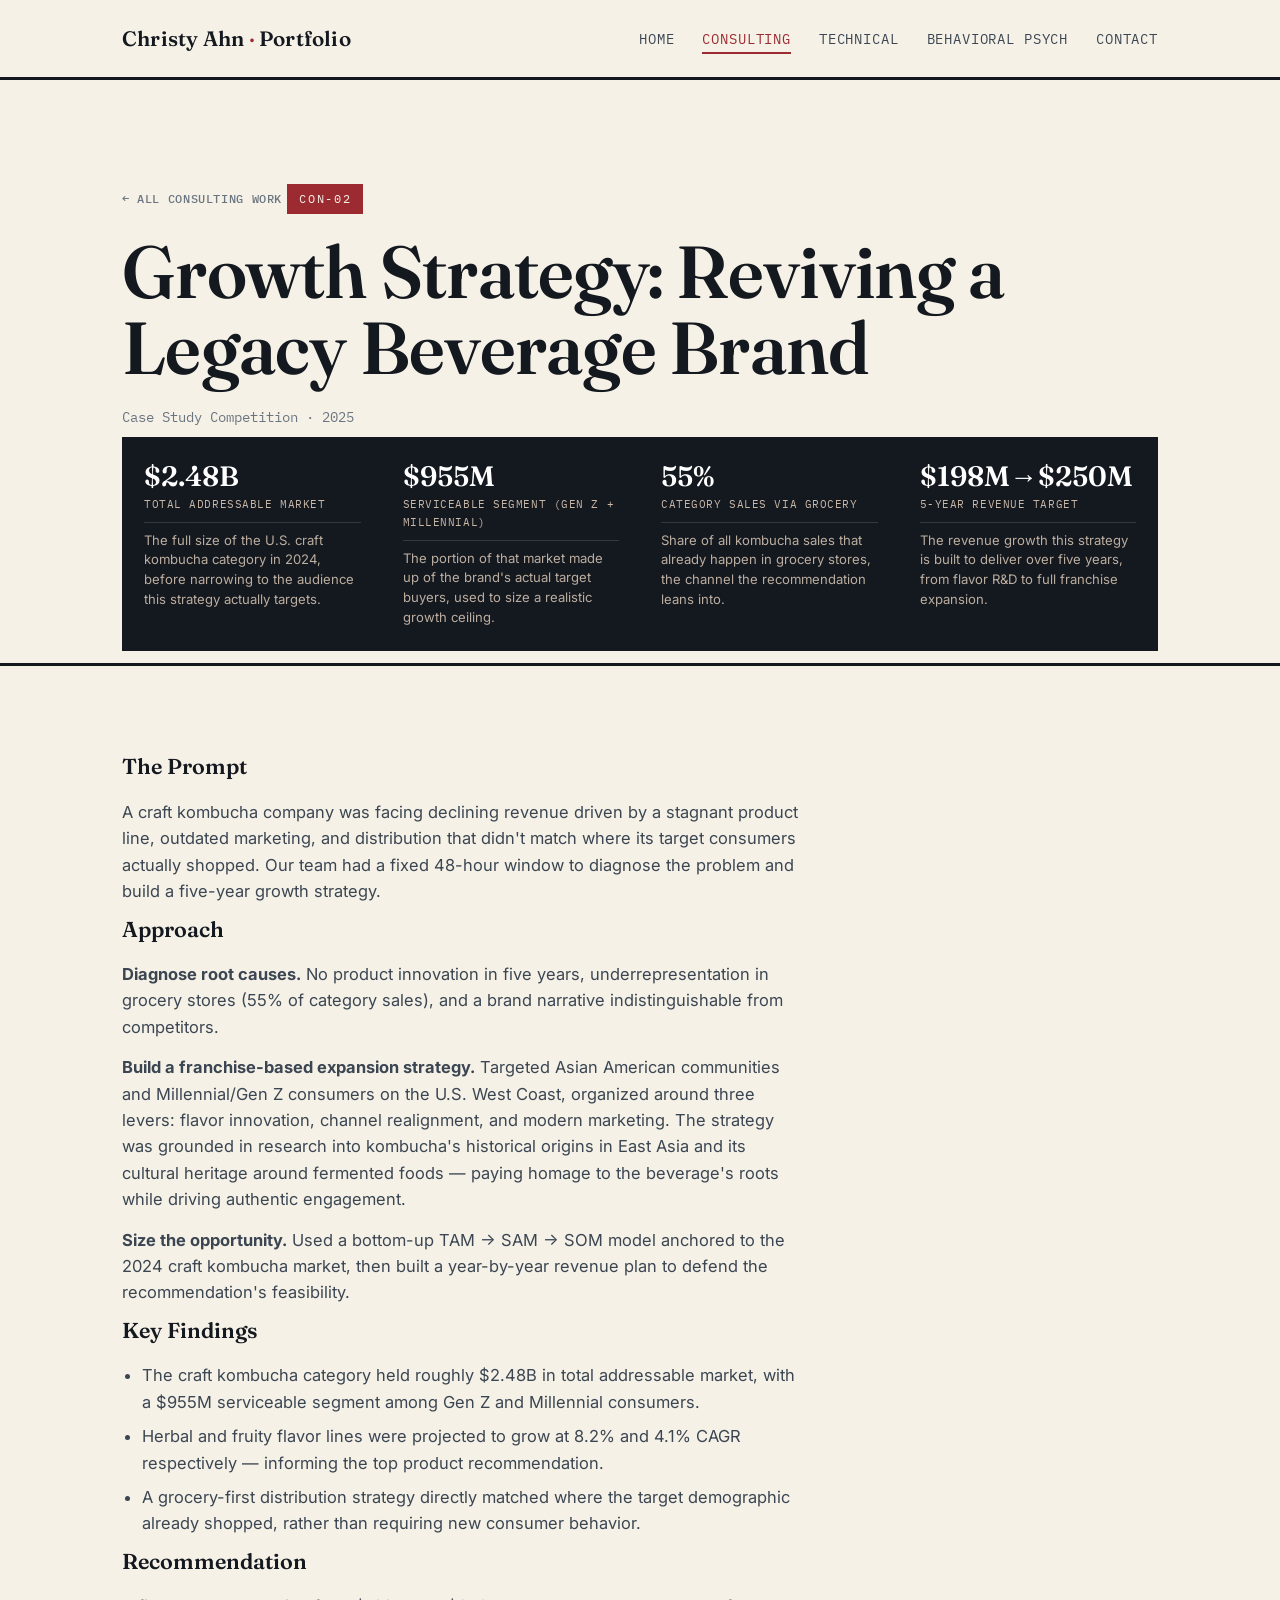
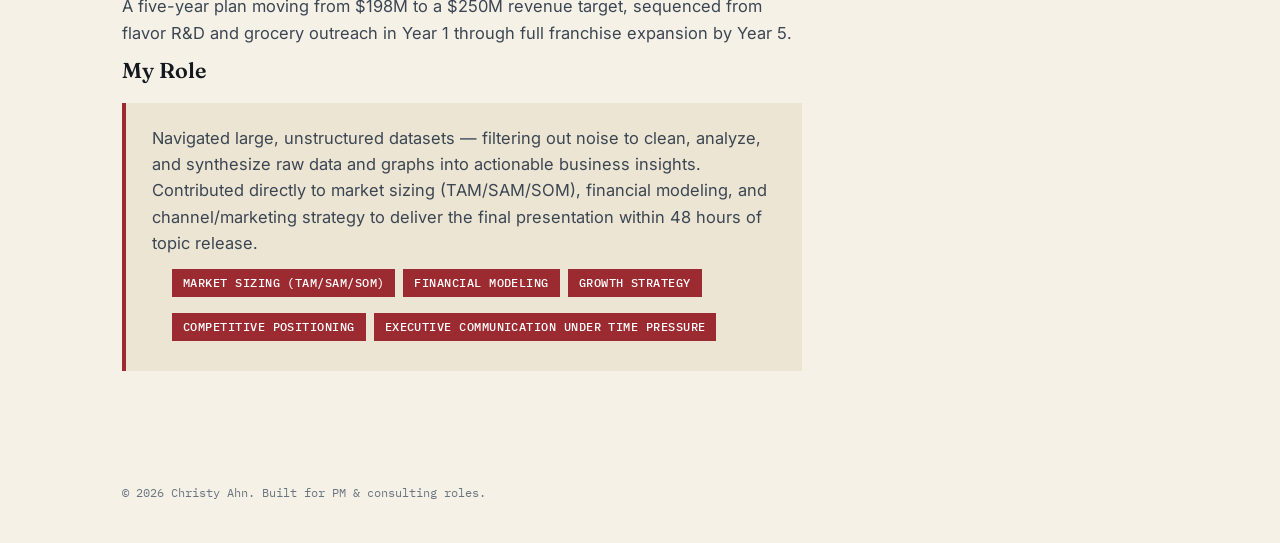
<file: consulting/con-02.html>
<!DOCTYPE html>
<html lang="en">
<head>
<meta charset="UTF-8">
<meta name="viewport" content="width=device-width, initial-scale=1.0">
<title>CON-02 — Growth Strategy | Christy Ahn</title>
<link rel="stylesheet" href="../css/style.css">
</head>
<body>

<header class="site-header">
  <div class="header-inner">
    <a class="brand" href="../index.html">Christy Ahn <span>·</span> Portfolio</a>
    <nav class="site-nav" aria-label="Primary">
      <ul>
        <li><a href="../index.html">Home</a></li>
        <li><a href="../consulting.html" aria-current="page">Consulting</a></li>
        <li><a href="../technical.html">Technical</a></li>
        <li><a href="../psych.html">Behavioral Psych</a></li>
        <li><a href="../contact.html">Contact</a></li>
      </ul>
    </nav>
  </div>
</header>

<main>
  <section class="hero" style="padding-bottom: 12px;">
    <div class="wrap">
      <a class="back-link" href="../consulting.html">&larr; All consulting work</a>
      <p class="eyebrow">CON-02</p>
      <h1 class="hero-title" style="max-width: 26ch;">Growth Strategy: Reviving a Legacy Beverage Brand</h1>
      <p class="detail-meta">Case Study Competition &middot; 2025</p>

      <div class="stat-strip">
        <div class="stat">
          <span class="num">$2.48B</span>
          <span class="label">Total addressable market</span>
          <span class="explain">The full size of the U.S. craft kombucha category in 2024, before narrowing to the audience this strategy actually targets.</span>
        </div>
        <div class="stat">
          <span class="num">$955M</span>
          <span class="label">Serviceable segment (Gen Z + Millennial)</span>
          <span class="explain">The portion of that market made up of the brand's actual target buyers, used to size a realistic growth ceiling.</span>
        </div>
        <div class="stat">
          <span class="num">55%</span>
          <span class="label">Category sales via grocery</span>
          <span class="explain">Share of all kombucha sales that already happen in grocery stores, the channel the recommendation leans into.</span>
        </div>
        <div class="stat">
          <span class="num">$198M&rarr;$250M</span>
          <span class="label">5-year revenue target</span>
          <span class="explain">The revenue growth this strategy is built to deliver over five years, from flavor R&amp;D to full franchise expansion.</span>
        </div>
      </div>
    </div>
  </section>

  <section>
    <div class="wrap">
      <div class="detail-section">
        <h3 class="detail-title">The Prompt</h3>
        <p>A craft kombucha company was facing declining revenue driven by a stagnant product line, outdated marketing, and distribution that didn't match where its target consumers actually shopped. Our team had a fixed 48-hour window to diagnose the problem and build a five-year growth strategy.</p>
      </div>

      <div class="detail-section">
        <h3 class="detail-title">Approach</h3>
        <p><strong>Diagnose root causes.</strong> No product innovation in five years, underrepresentation in grocery stores (55% of category sales), and a brand narrative indistinguishable from competitors.</p>
        <p><strong>Build a franchise-based expansion strategy.</strong> Targeted Asian American communities and Millennial/Gen Z consumers on the U.S. West Coast, organized around three levers: flavor innovation, channel realignment, and modern marketing. The strategy was grounded in research into kombucha's historical origins in East Asia and its cultural heritage around fermented foods &mdash; paying homage to the beverage's roots while driving authentic engagement.</p>
        <p><strong>Size the opportunity.</strong> Used a bottom-up TAM &rarr; SAM &rarr; SOM model anchored to the 2024 craft kombucha market, then built a year-by-year revenue plan to defend the recommendation's feasibility.</p>
      </div>

      <div class="detail-section">
        <h3 class="detail-title">Key Findings</h3>
        <ul>
          <li>The craft kombucha category held roughly $2.48B in total addressable market, with a $955M serviceable segment among Gen Z and Millennial consumers.</li>
          <li>Herbal and fruity flavor lines were projected to grow at 8.2% and 4.1% CAGR respectively &mdash; informing the top product recommendation.</li>
          <li>A grocery-first distribution strategy directly matched where the target demographic already shopped, rather than requiring new consumer behavior.</li>
        </ul>
      </div>

      <div class="detail-section">
        <h3 class="detail-title">Recommendation</h3>
        <p>A five-year plan moving from $198M to a $250M revenue target, sequenced from flavor R&amp;D and grocery outreach in Year 1 through full franchise expansion by Year 5.</p>
      </div>

      <div class="detail-section">
        <h3 class="detail-title">My Role</h3>
        <div class="role-box">
          <p style="margin-bottom: 10px;">Navigated large, unstructured datasets &mdash; filtering out noise to clean, analyze, and synthesize raw data and graphs into actionable business insights. Contributed directly to market sizing (TAM/SAM/SOM), financial modeling, and channel/marketing strategy to deliver the final presentation within 48 hours of topic release.</p>
          <ul class="tags" style="margin-top: 12px;">
            <li>Market Sizing (TAM/SAM/SOM)</li>
            <li>Financial Modeling</li>
            <li>Growth Strategy</li>
            <li>Competitive Positioning</li>
            <li>Executive Communication Under Time Pressure</li>
          </ul>
        </div>
      </div>
    </div>
  </section>
</main>

<footer class="site-footer">
  <p>&copy; 2026 Christy Ahn. Built for PM &amp; consulting roles.</p>
</footer>

</body>
</html>
</file>
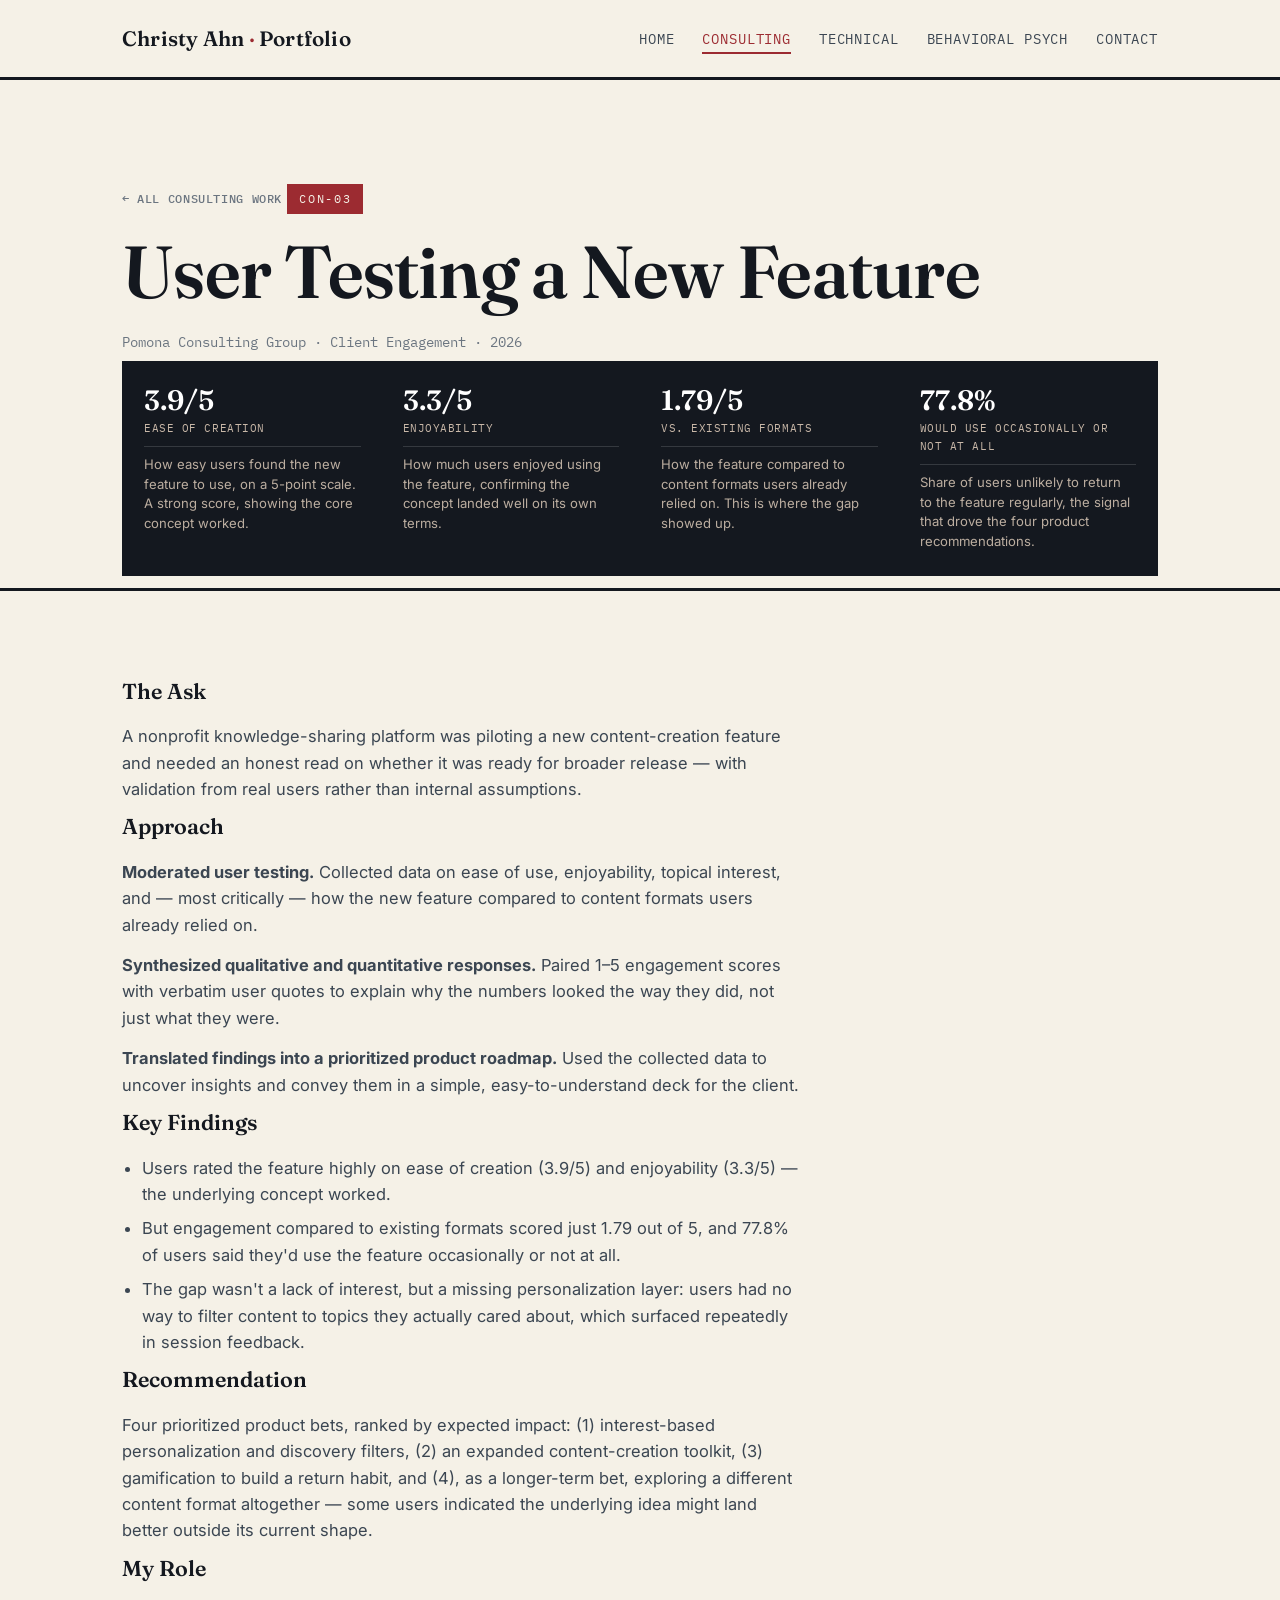
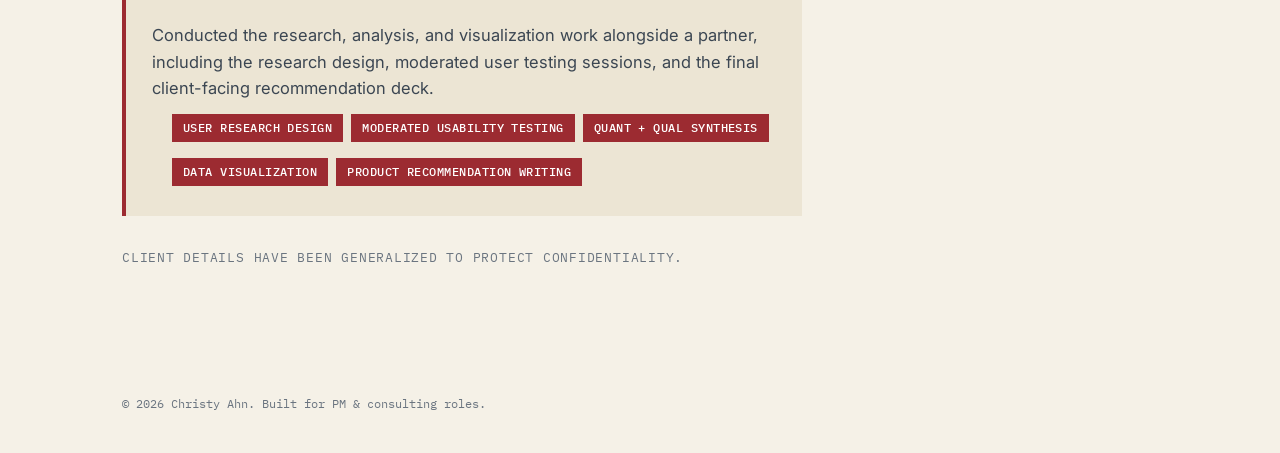
<file: consulting/con-03.html>
<!DOCTYPE html>
<html lang="en">
<head>
<meta charset="UTF-8">
<meta name="viewport" content="width=device-width, initial-scale=1.0">
<title>CON-03 — User Testing a New Feature | Christy Ahn</title>
<link rel="stylesheet" href="../css/style.css">
</head>
<body>

<header class="site-header">
  <div class="header-inner">
    <a class="brand" href="../index.html">Christy Ahn <span>·</span> Portfolio</a>
    <nav class="site-nav" aria-label="Primary">
      <ul>
        <li><a href="../index.html">Home</a></li>
        <li><a href="../consulting.html" aria-current="page">Consulting</a></li>
        <li><a href="../technical.html">Technical</a></li>
        <li><a href="../psych.html">Behavioral Psych</a></li>
        <li><a href="../contact.html">Contact</a></li>
      </ul>
    </nav>
  </div>
</header>

<main>
  <section class="hero" style="padding-bottom: 12px;">
    <div class="wrap">
      <a class="back-link" href="../consulting.html">&larr; All consulting work</a>
      <p class="eyebrow">CON-03</p>
      <h1 class="hero-title" style="max-width: 26ch;">User Testing a New Feature</h1>
      <p class="detail-meta">Pomona Consulting Group &middot; Client Engagement &middot; 2026</p>

      <div class="stat-strip">
        <div class="stat">
          <span class="num">3.9/5</span>
          <span class="label">Ease of creation</span>
          <span class="explain">How easy users found the new feature to use, on a 5-point scale. A strong score, showing the core concept worked.</span>
        </div>
        <div class="stat">
          <span class="num">3.3/5</span>
          <span class="label">Enjoyability</span>
          <span class="explain">How much users enjoyed using the feature, confirming the concept landed well on its own terms.</span>
        </div>
        <div class="stat">
          <span class="num">1.79/5</span>
          <span class="label">Vs. existing formats</span>
          <span class="explain">How the feature compared to content formats users already relied on. This is where the gap showed up.</span>
        </div>
        <div class="stat">
          <span class="num">77.8%</span>
          <span class="label">Would use occasionally or not at all</span>
          <span class="explain">Share of users unlikely to return to the feature regularly, the signal that drove the four product recommendations.</span>
        </div>
      </div>
    </div>
  </section>

  <section>
    <div class="wrap">
      <div class="detail-section">
        <h3 class="detail-title">The Ask</h3>
        <p>A nonprofit knowledge-sharing platform was piloting a new content-creation feature and needed an honest read on whether it was ready for broader release &mdash; with validation from real users rather than internal assumptions.</p>
      </div>

      <div class="detail-section">
        <h3 class="detail-title">Approach</h3>
        <p><strong>Moderated user testing.</strong> Collected data on ease of use, enjoyability, topical interest, and &mdash; most critically &mdash; how the new feature compared to content formats users already relied on.</p>
        <p><strong>Synthesized qualitative and quantitative responses.</strong> Paired 1&ndash;5 engagement scores with verbatim user quotes to explain why the numbers looked the way they did, not just what they were.</p>
        <p><strong>Translated findings into a prioritized product roadmap.</strong> Used the collected data to uncover insights and convey them in a simple, easy-to-understand deck for the client.</p>
      </div>

      <div class="detail-section">
        <h3 class="detail-title">Key Findings</h3>
        <ul>
          <li>Users rated the feature highly on ease of creation (3.9/5) and enjoyability (3.3/5) &mdash; the underlying concept worked.</li>
          <li>But engagement compared to existing formats scored just 1.79 out of 5, and 77.8% of users said they'd use the feature occasionally or not at all.</li>
          <li>The gap wasn't a lack of interest, but a missing personalization layer: users had no way to filter content to topics they actually cared about, which surfaced repeatedly in session feedback.</li>
        </ul>
      </div>

      <div class="detail-section">
        <h3 class="detail-title">Recommendation</h3>
        <p>Four prioritized product bets, ranked by expected impact: (1) interest-based personalization and discovery filters, (2) an expanded content-creation toolkit, (3) gamification to build a return habit, and (4), as a longer-term bet, exploring a different content format altogether &mdash; some users indicated the underlying idea might land better outside its current shape.</p>
      </div>

      <div class="detail-section">
        <h3 class="detail-title">My Role</h3>
        <div class="role-box">
          <p style="margin-bottom: 10px;">Conducted the research, analysis, and visualization work alongside a partner, including the research design, moderated user testing sessions, and the final client-facing recommendation deck.</p>
          <ul class="tags" style="margin-top: 12px;">
            <li>User Research Design</li>
            <li>Moderated Usability Testing</li>
            <li>Quant + Qual Synthesis</li>
            <li>Data Visualization</li>
            <li>Product Recommendation Writing</li>
          </ul>
        </div>
      </div>

      <p class="section-note" style="display:block; margin-top: 32px;">Client details have been generalized to protect confidentiality.</p>
    </div>
  </section>
</main>

<footer class="site-footer">
  <p>&copy; 2026 Christy Ahn. Built for PM &amp; consulting roles.</p>
</footer>

</body>
</html>
</file>
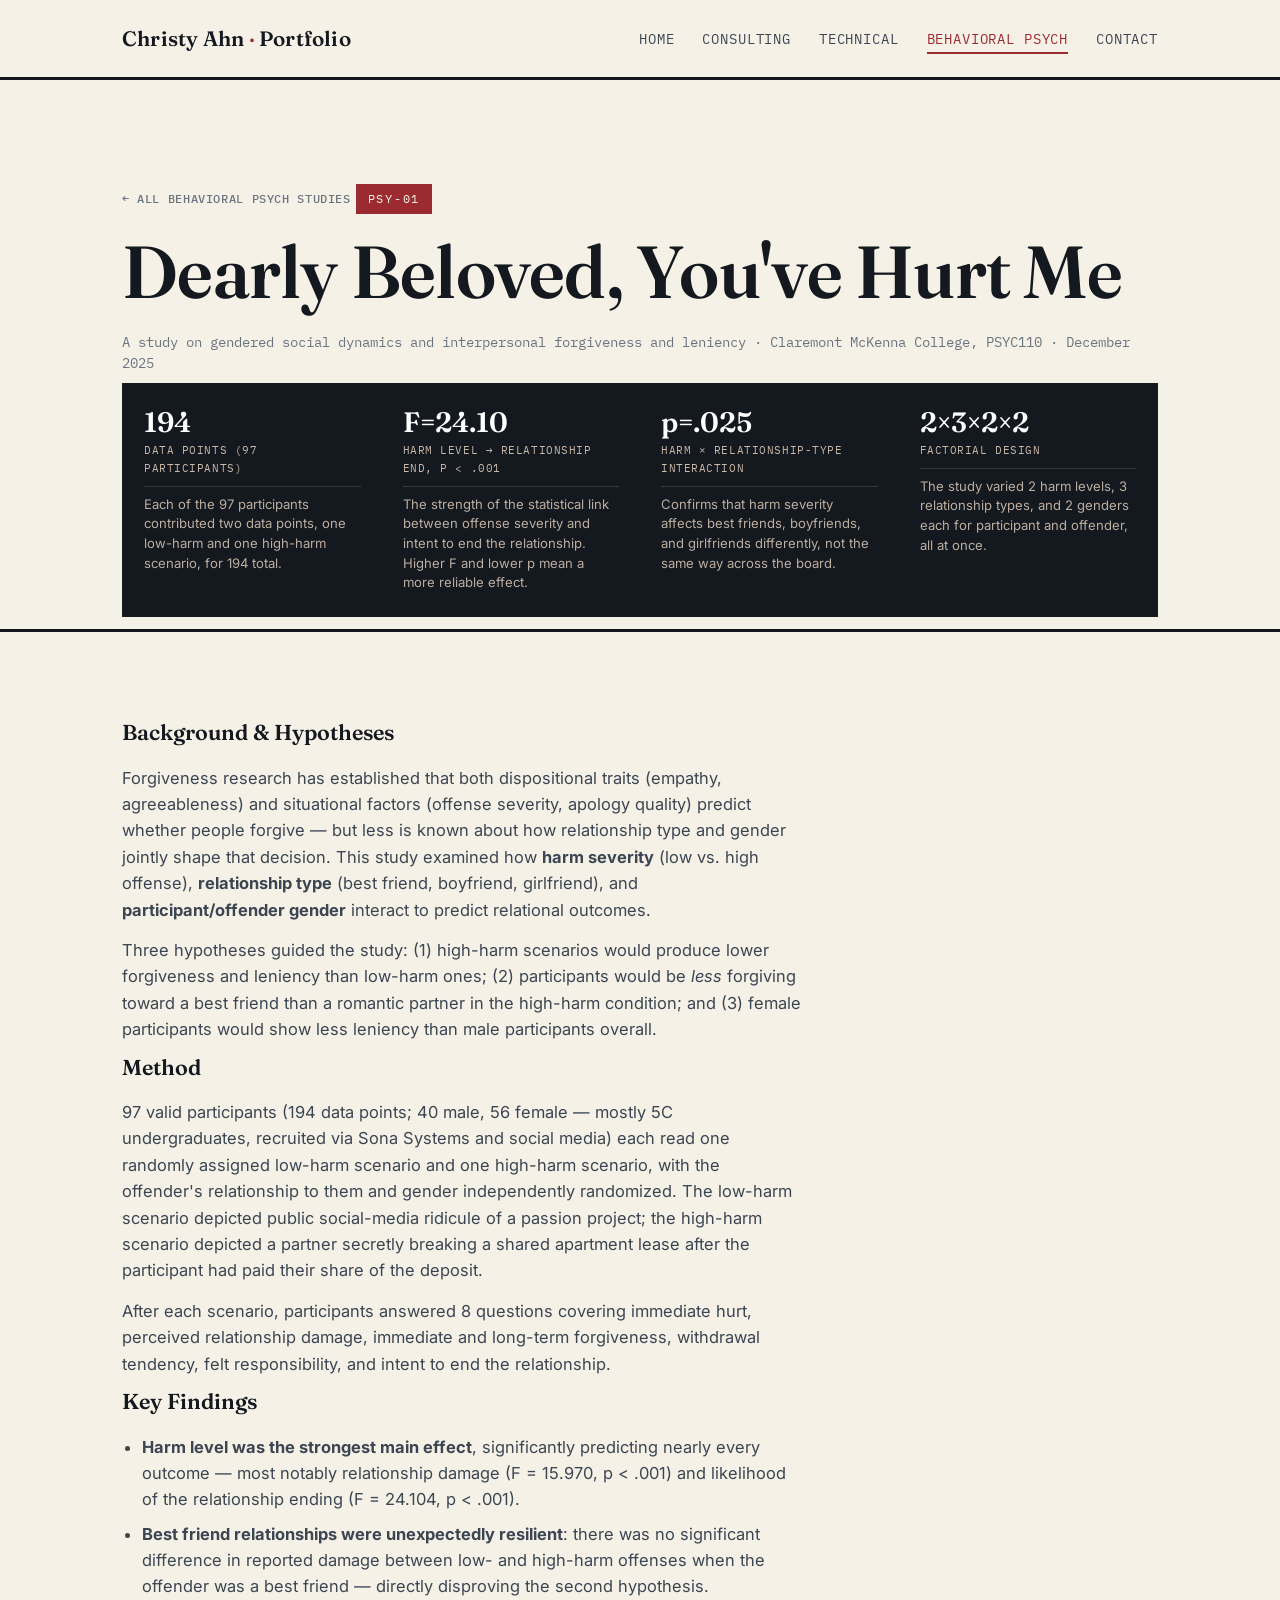
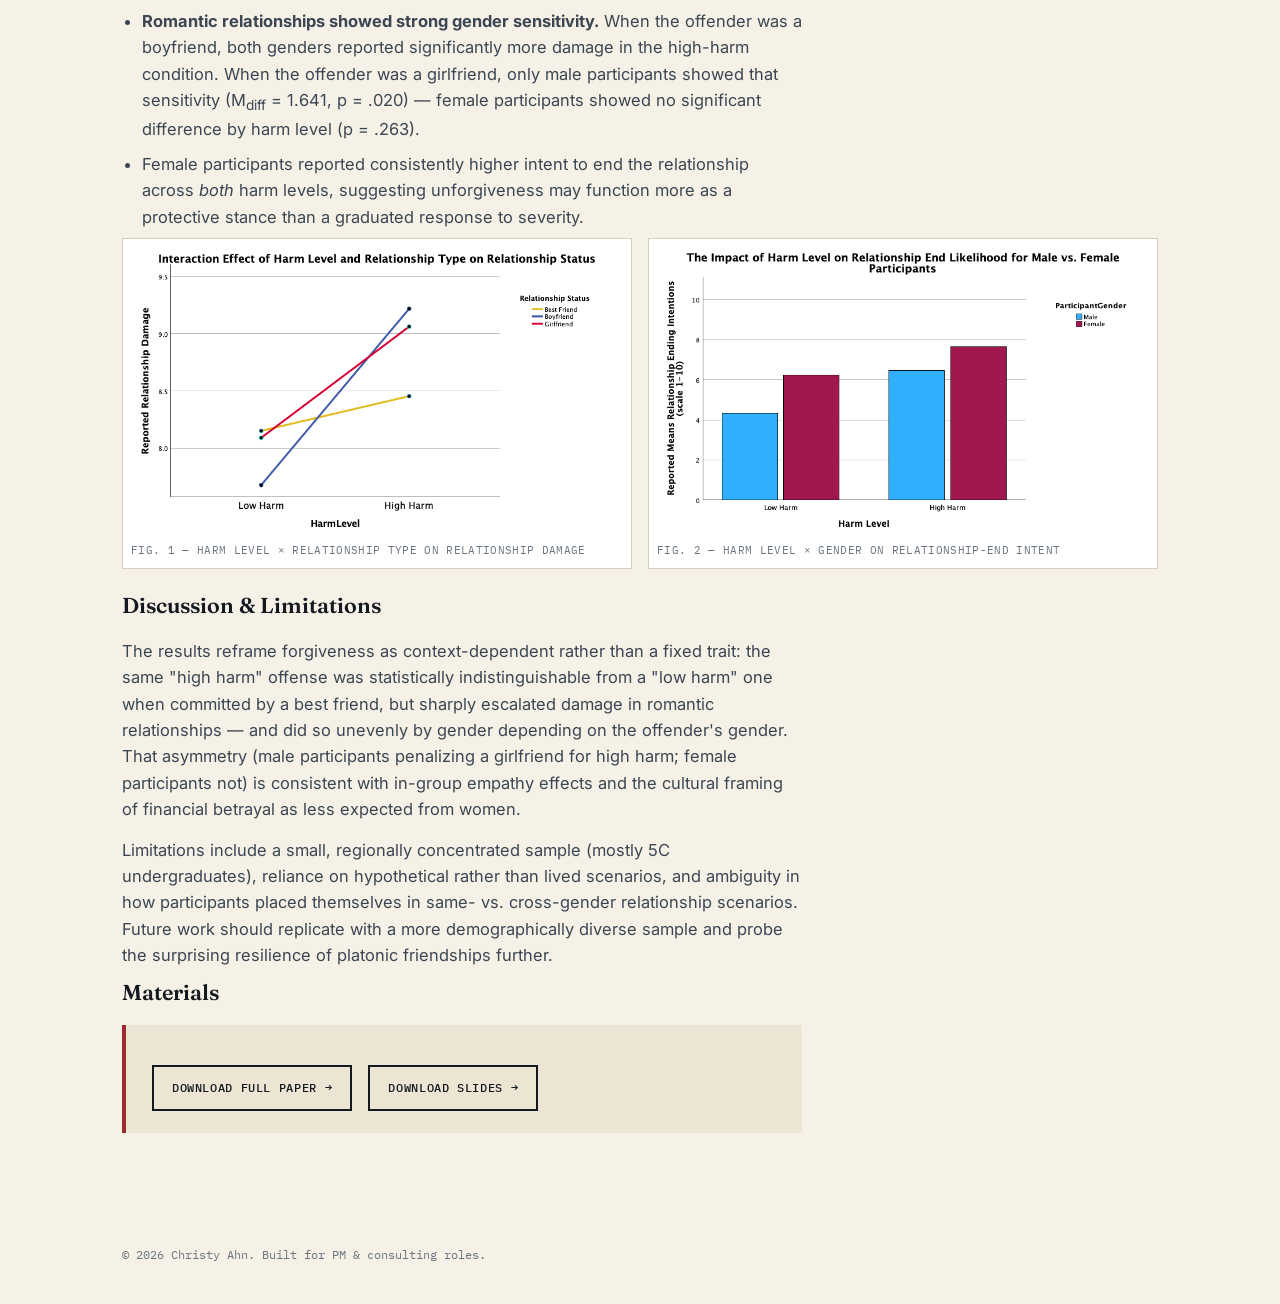
<file: psych/psy-01.html>
<!DOCTYPE html>
<html lang="en">
<head>
<meta charset="UTF-8">
<meta name="viewport" content="width=device-width, initial-scale=1.0">
<title>PSY-01 — Dearly Beloved, You've Hurt Me | Christy Ahn</title>
<link rel="stylesheet" href="../css/style.css">
</head>
<body>

<header class="site-header">
  <div class="header-inner">
    <a class="brand" href="../index.html">Christy Ahn <span>·</span> Portfolio</a>
    <nav class="site-nav" aria-label="Primary">
      <ul>
        <li><a href="../index.html">Home</a></li>
        <li><a href="../consulting.html">Consulting</a></li>
        <li><a href="../technical.html">Technical</a></li>
        <li><a href="../psych.html" aria-current="page">Behavioral Psych</a></li>
        <li><a href="../contact.html">Contact</a></li>
      </ul>
    </nav>
  </div>
</header>

<main>
  <section class="hero" style="padding-bottom: 12px;">
    <div class="wrap">
      <a class="back-link" href="../psych.html">&larr; All behavioral psych studies</a>
      <p class="eyebrow">PSY-01</p>
      <h1 class="hero-title" style="max-width: 28ch;">Dearly Beloved, You've Hurt Me</h1>
      <p class="detail-meta">A study on gendered social dynamics and interpersonal forgiveness and leniency &middot; Claremont McKenna College, PSYC110 &middot; December 2025</p>

      <div class="stat-strip">
        <div class="stat">
          <span class="num">194</span>
          <span class="label">Data points (97 participants)</span>
          <span class="explain">Each of the 97 participants contributed two data points, one low-harm and one high-harm scenario, for 194 total.</span>
        </div>
        <div class="stat">
          <span class="num">F=24.10</span>
          <span class="label">Harm level &rarr; relationship end, p &lt; .001</span>
          <span class="explain">The strength of the statistical link between offense severity and intent to end the relationship. Higher F and lower p mean a more reliable effect.</span>
        </div>
        <div class="stat">
          <span class="num">p=.025</span>
          <span class="label">Harm &times; relationship-type interaction</span>
          <span class="explain">Confirms that harm severity affects best friends, boyfriends, and girlfriends differently, not the same way across the board.</span>
        </div>
        <div class="stat">
          <span class="num">2&times;3&times;2&times;2</span>
          <span class="label">Factorial design</span>
          <span class="explain">The study varied 2 harm levels, 3 relationship types, and 2 genders each for participant and offender, all at once.</span>
        </div>
      </div>
    </div>
  </section>

  <section>
    <div class="wrap">
      <div class="detail-section">
        <h3 class="detail-title">Background &amp; Hypotheses</h3>
        <p>Forgiveness research has established that both dispositional traits (empathy, agreeableness) and situational factors (offense severity, apology quality) predict whether people forgive — but less is known about how relationship type and gender jointly shape that decision. This study examined how <strong>harm severity</strong> (low vs. high offense), <strong>relationship type</strong> (best friend, boyfriend, girlfriend), and <strong>participant/offender gender</strong> interact to predict relational outcomes.</p>
        <p>Three hypotheses guided the study: (1) high-harm scenarios would produce lower forgiveness and leniency than low-harm ones; (2) participants would be <em>less</em> forgiving toward a best friend than a romantic partner in the high-harm condition; and (3) female participants would show less leniency than male participants overall.</p>
      </div>

      <div class="detail-section">
        <h3 class="detail-title">Method</h3>
        <p>97 valid participants (194 data points; 40 male, 56 female — mostly 5C undergraduates, recruited via Sona Systems and social media) each read one randomly assigned low-harm scenario and one high-harm scenario, with the offender's relationship to them and gender independently randomized. The low-harm scenario depicted public social-media ridicule of a passion project; the high-harm scenario depicted a partner secretly breaking a shared apartment lease after the participant had paid their share of the deposit.</p>
        <p>After each scenario, participants answered 8 questions covering immediate hurt, perceived relationship damage, immediate and long-term forgiveness, withdrawal tendency, felt responsibility, and intent to end the relationship.</p>
      </div>

      <div class="detail-section">
        <h3 class="detail-title">Key Findings</h3>
        <ul>
          <li><strong>Harm level was the strongest main effect</strong>, significantly predicting nearly every outcome — most notably relationship damage (F = 15.970, p &lt; .001) and likelihood of the relationship ending (F = 24.104, p &lt; .001).</li>
          <li><strong>Best friend relationships were unexpectedly resilient</strong>: there was no significant difference in reported damage between low- and high-harm offenses when the offender was a best friend — directly disproving the second hypothesis.</li>
          <li><strong>Romantic relationships showed strong gender sensitivity.</strong> When the offender was a boyfriend, both genders reported significantly more damage in the high-harm condition. When the offender was a girlfriend, only male participants showed that sensitivity (M<sub>diff</sub> = 1.641, p = .020) — female participants showed no significant difference by harm level (p = .263).</li>
          <li>Female participants reported consistently higher intent to end the relationship across <em>both</em> harm levels, suggesting unforgiveness may function more as a protective stance than a graduated response to severity.</li>
        </ul>
      </div>

      <div class="fig-grid" style="display:flex; gap:16px; margin: 8px 0 20px;">
        <div class="fig" style="flex:1; border:1px solid var(--line); background:#fff; padding:8px;">
          <img src="../assets/psych/fig1-interaction.png" alt="Interaction effect of harm level and relationship type on relationship damage" style="width:100%; display:block;">
          <p style="font-family: var(--font-mono); font-size: 0.7rem; color: var(--slate); text-transform: uppercase; letter-spacing: 0.03em; padding-top:6px; margin:0;">Fig. 1 — Harm level × relationship type on relationship damage</p>
        </div>
        <div class="fig" style="flex:1; border:1px solid var(--line); background:#fff; padding:8px;">
          <img src="../assets/psych/fig2-gender.png" alt="Impact of harm level on relationship-end likelihood for male vs. female participants" style="width:100%; display:block;">
          <p style="font-family: var(--font-mono); font-size: 0.7rem; color: var(--slate); text-transform: uppercase; letter-spacing: 0.03em; padding-top:6px; margin:0;">Fig. 2 — Harm level × gender on relationship-end intent</p>
        </div>
      </div>

      <div class="detail-section">
        <h3 class="detail-title">Discussion &amp; Limitations</h3>
        <p>The results reframe forgiveness as context-dependent rather than a fixed trait: the same "high harm" offense was statistically indistinguishable from a "low harm" one when committed by a best friend, but sharply escalated damage in romantic relationships — and did so unevenly by gender depending on the offender's gender. That asymmetry (male participants penalizing a girlfriend for high harm; female participants not) is consistent with in-group empathy effects and the cultural framing of financial betrayal as less expected from women.</p>
        <p>Limitations include a small, regionally concentrated sample (mostly 5C undergraduates), reliance on hypothetical rather than lived scenarios, and ambiguity in how participants placed themselves in same- vs. cross-gender relationship scenarios. Future work should replicate with a more demographically diverse sample and probe the surprising resilience of platonic friendships further.</p>
      </div>

      <div class="detail-section">
        <h3 class="detail-title">Materials</h3>
        <div class="role-box" style="display:flex; gap:16px; flex-wrap:wrap; align-items:center;">
          <a class="case-download" href="../assets/reports/Dearly%20Beloved%20You've%20Hurt%20Me%20-%20Full%20Paper.pdf" download>
            Download full paper <span class="arrow">→</span>
          </a>
          <a class="case-download" href="../assets/reports/Dearly%20Beloved%20You've%20Hurt%20Me%20-%20Slides.pdf" download>
            Download slides <span class="arrow">→</span>
          </a>
        </div>
      </div>
    </div>
  </section>
</main>

<footer class="site-footer">
  <p>&copy; 2026 Christy Ahn. Built for PM &amp; consulting roles.</p>
</footer>

</body>
</html>
</file>
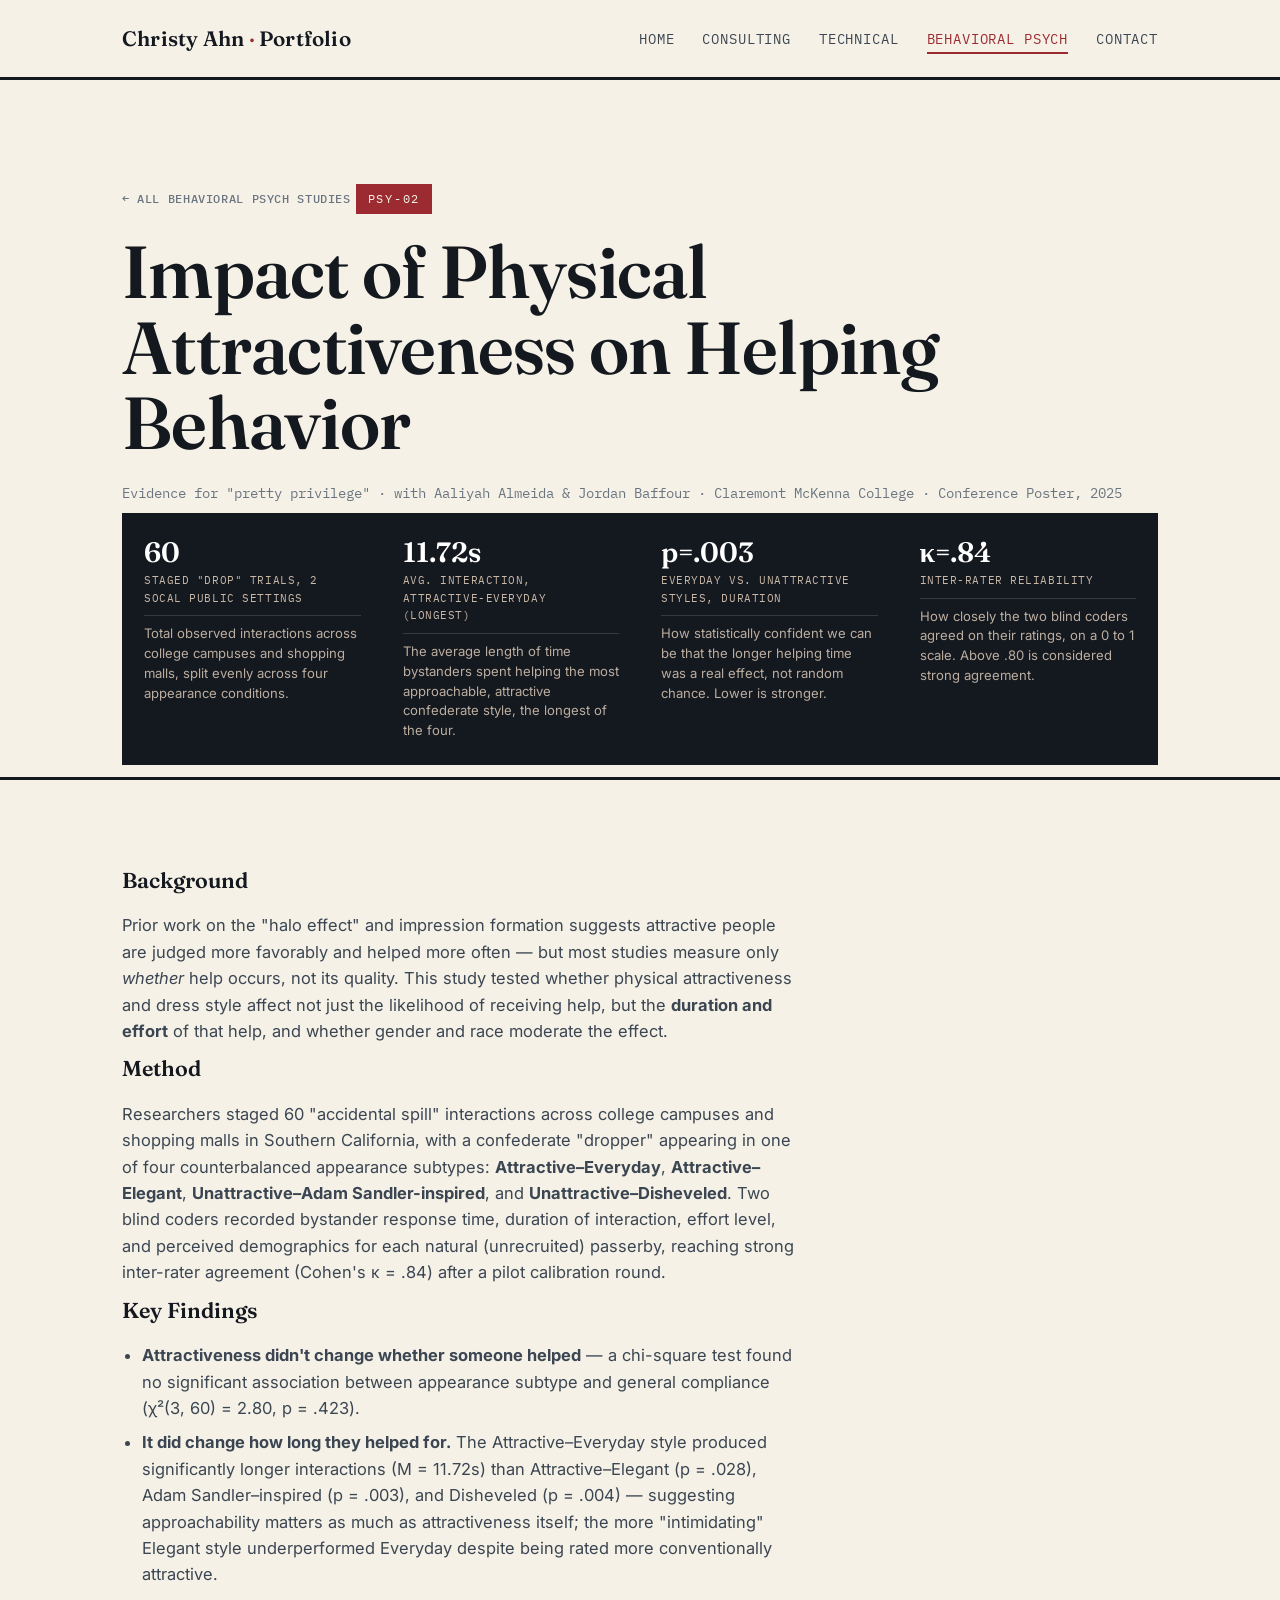
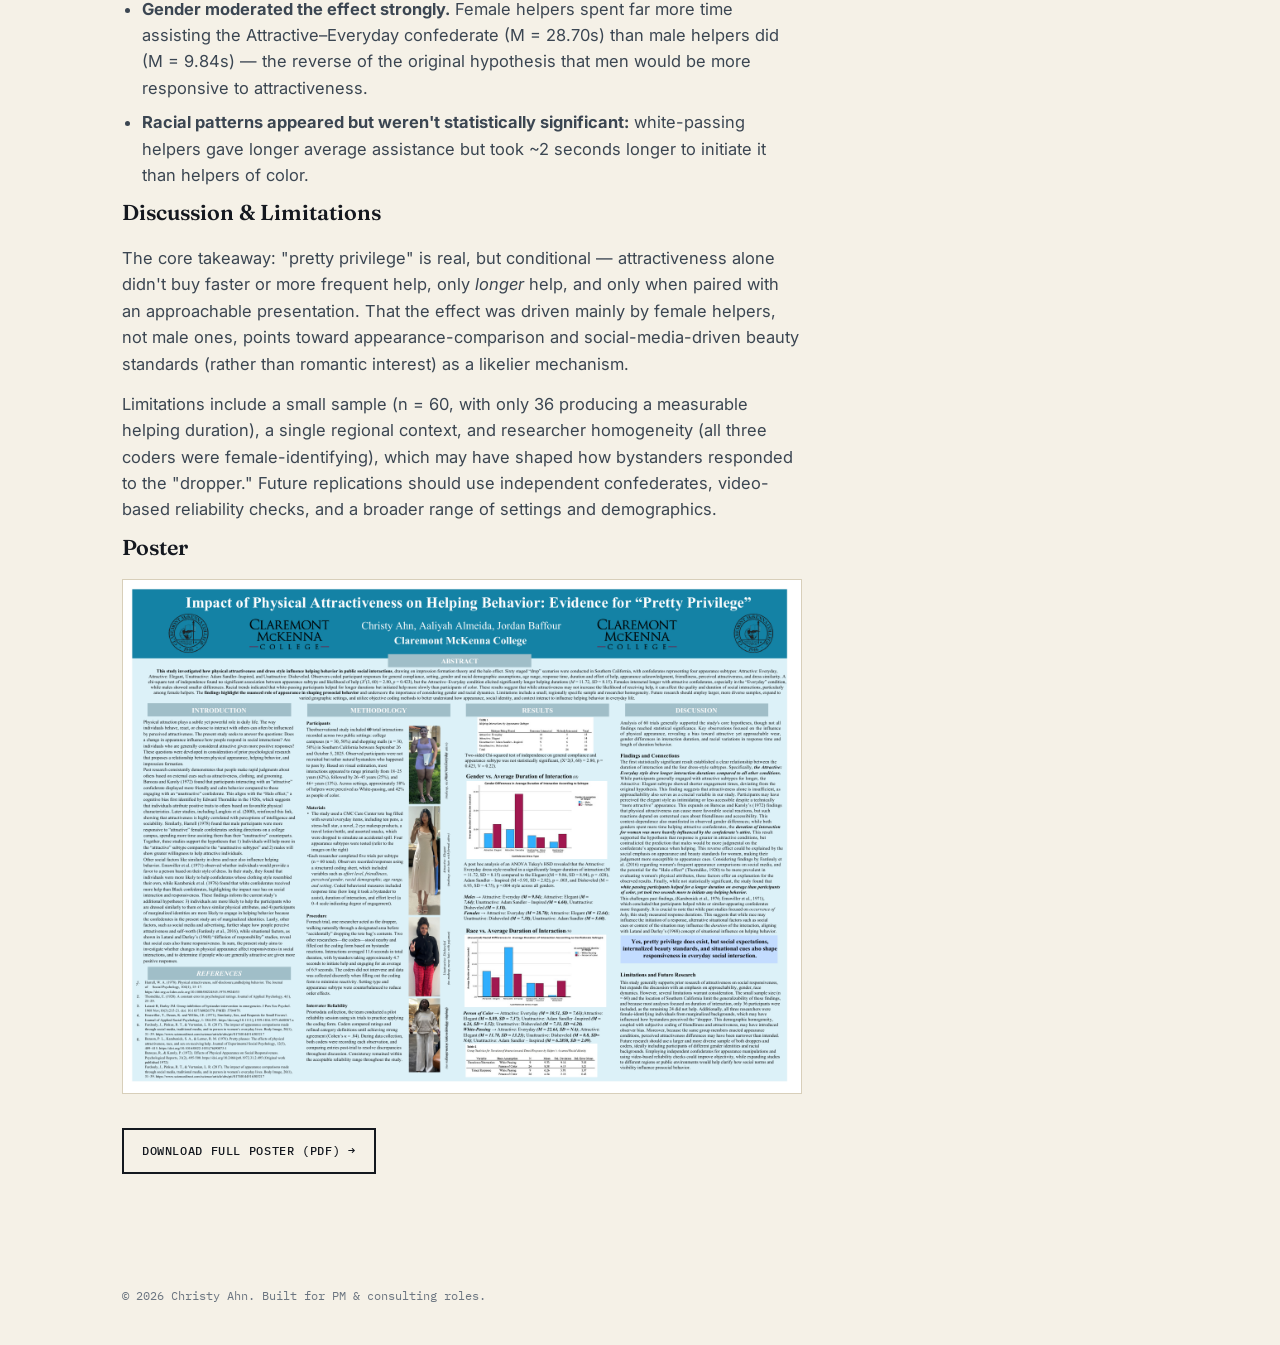
<file: psych/psy-02.html>
<!DOCTYPE html>
<html lang="en">
<head>
<meta charset="UTF-8">
<meta name="viewport" content="width=device-width, initial-scale=1.0">
<title>PSY-02 — Pretty Privilege Study | Christy Ahn</title>
<link rel="stylesheet" href="../css/style.css">
</head>
<body>

<header class="site-header">
  <div class="header-inner">
    <a class="brand" href="../index.html">Christy Ahn <span>·</span> Portfolio</a>
    <nav class="site-nav" aria-label="Primary">
      <ul>
        <li><a href="../index.html">Home</a></li>
        <li><a href="../consulting.html">Consulting</a></li>
        <li><a href="../technical.html">Technical</a></li>
        <li><a href="../psych.html" aria-current="page">Behavioral Psych</a></li>
        <li><a href="../contact.html">Contact</a></li>
      </ul>
    </nav>
  </div>
</header>

<main>
  <section class="hero" style="padding-bottom: 12px;">
    <div class="wrap">
      <a class="back-link" href="../psych.html">&larr; All behavioral psych studies</a>
      <p class="eyebrow">PSY-02</p>
      <h1 class="hero-title" style="max-width: 28ch;">Impact of Physical Attractiveness on Helping Behavior</h1>
      <p class="detail-meta">Evidence for "pretty privilege" &middot; with Aaliyah Almeida &amp; Jordan Baffour &middot; Claremont McKenna College &middot; Conference Poster, 2025</p>

      <div class="stat-strip">
        <div class="stat">
          <span class="num">60</span>
          <span class="label">Staged "drop" trials, 2 SoCal public settings</span>
          <span class="explain">Total observed interactions across college campuses and shopping malls, split evenly across four appearance conditions.</span>
        </div>
        <div class="stat">
          <span class="num">11.72s</span>
          <span class="label">Avg. interaction, Attractive-Everyday (longest)</span>
          <span class="explain">The average length of time bystanders spent helping the most approachable, attractive confederate style, the longest of the four.</span>
        </div>
        <div class="stat">
          <span class="num">p=.003</span>
          <span class="label">Everyday vs. unattractive styles, duration</span>
          <span class="explain">How statistically confident we can be that the longer helping time was a real effect, not random chance. Lower is stronger.</span>
        </div>
        <div class="stat">
          <span class="num">&kappa;=.84</span>
          <span class="label">Inter-rater reliability</span>
          <span class="explain">How closely the two blind coders agreed on their ratings, on a 0 to 1 scale. Above .80 is considered strong agreement.</span>
        </div>
      </div>
    </div>
  </section>

  <section>
    <div class="wrap">
      <div class="detail-section">
        <h3 class="detail-title">Background</h3>
        <p>Prior work on the "halo effect" and impression formation suggests attractive people are judged more favorably and helped more often — but most studies measure only <em>whether</em> help occurs, not its quality. This study tested whether physical attractiveness and dress style affect not just the likelihood of receiving help, but the <strong>duration and effort</strong> of that help, and whether gender and race moderate the effect.</p>
      </div>

      <div class="detail-section">
        <h3 class="detail-title">Method</h3>
        <p>Researchers staged 60 "accidental spill" interactions across college campuses and shopping malls in Southern California, with a confederate "dropper" appearing in one of four counterbalanced appearance subtypes: <strong>Attractive–Everyday</strong>, <strong>Attractive–Elegant</strong>, <strong>Unattractive–Adam&nbsp;Sandler-inspired</strong>, and <strong>Unattractive–Disheveled</strong>. Two blind coders recorded bystander response time, duration of interaction, effort level, and perceived demographics for each natural (unrecruited) passerby, reaching strong inter-rater agreement (Cohen's &kappa; = .84) after a pilot calibration round.</p>
      </div>

      <div class="detail-section">
        <h3 class="detail-title">Key Findings</h3>
        <ul>
          <li><strong>Attractiveness didn't change whether someone helped</strong> — a chi-square test found no significant association between appearance subtype and general compliance (&chi;²(3, 60) = 2.80, p = .423).</li>
          <li><strong>It did change how long they helped for.</strong> The Attractive–Everyday style produced significantly longer interactions (M = 11.72s) than Attractive–Elegant (p = .028), Adam Sandler–inspired (p = .003), and Disheveled (p = .004) — suggesting approachability matters as much as attractiveness itself; the more "intimidating" Elegant style underperformed Everyday despite being rated more conventionally attractive.</li>
          <li><strong>Gender moderated the effect strongly.</strong> Female helpers spent far more time assisting the Attractive–Everyday confederate (M = 28.70s) than male helpers did (M = 9.84s) — the reverse of the original hypothesis that men would be more responsive to attractiveness.</li>
          <li><strong>Racial patterns appeared but weren't statistically significant:</strong> white-passing helpers gave longer average assistance but took ~2 seconds longer to initiate it than helpers of color.</li>
        </ul>
      </div>

      <div class="detail-section">
        <h3 class="detail-title">Discussion &amp; Limitations</h3>
        <p>The core takeaway: "pretty privilege" is real, but conditional — attractiveness alone didn't buy faster or more frequent help, only <em>longer</em> help, and only when paired with an approachable presentation. That the effect was driven mainly by female helpers, not male ones, points toward appearance-comparison and social-media-driven beauty standards (rather than romantic interest) as a likelier mechanism.</p>
        <p>Limitations include a small sample (n = 60, with only 36 producing a measurable helping duration), a single regional context, and researcher homogeneity (all three coders were female-identifying), which may have shaped how bystanders responded to the "dropper." Future replications should use independent confederates, video-based reliability checks, and a broader range of settings and demographics.</p>
      </div>

      <div class="detail-section">
        <h3 class="detail-title">Poster</h3>
        <div class="fig" style="border:1px solid var(--line); background:#fff; padding:8px; margin-bottom: 16px;">
          <img src="../assets/psych/poster-full.png" alt="Conference poster: Impact of Physical Attractiveness on Helping Behavior" style="width:100%; display:block;">
        </div>
        <a class="case-download" href="../assets/reports/Impact%20of%20Physical%20Attractiveness%20on%20Helping%20Behavior%20-%20Poster.pdf" download>
          Download full poster (PDF) <span class="arrow">→</span>
        </a>
      </div>
    </div>
  </section>
</main>

<footer class="site-footer">
  <p>&copy; 2026 Christy Ahn. Built for PM &amp; consulting roles.</p>
</footer>

</body>
</html>
</file>
<file: css/style.css>
/* ============================================================
   PORTFOLIO STYLESHEET
   A single source of truth for color, type, and layout.
   Edit the variables in :root to re-theme the entire site.
   ============================================================ */

@import url('https://fonts.googleapis.com/css2?family=Fraunces:opsz,wght@9..144,400;9..144,500;9..144,600&family=Inter:wght@400;500;600&family=IBM+Plex+Mono:wght@400;500&display=swap');

:root{
  /* -- color tokens -- */
  --ink:        #14181F;   /* primary text / headlines — near-black */
  --ink-soft:   #3B4652;   /* body text */
  --slate:      #6B7580;   /* secondary / meta text */
  --paper:      #F5F1E7;   /* page background */
  --paper-alt:  #ECE5D4;   /* card background */
  --line:       #D8CFBA;   /* hairline rule */
  --accent:     #9C2B31;   /* oxblood — links, active state, highlights */
  --accent-dark:#7A1F26;   /* pressed / deep accent */
  --accent-soft:#EAD9D2;   /* accent tint for tags/pills */
  --white:      #FFFFFF;

  /* -- type tokens -- */
  --font-display: 'Fraunces', Georgia, serif;
  --font-body:    'Inter', -apple-system, BlinkMacSystemFont, sans-serif;
  --font-mono:    'IBM Plex Mono', 'Courier New', monospace;

  /* -- layout tokens -- */
  --max-w: 1180px;
  --gutter: clamp(20px, 6vw, 72px);
}

*{ box-sizing: border-box; }

html{ scroll-behavior: smooth; }

body{
  margin: 0;
  background: var(--paper);
  color: var(--ink-soft);
  font-family: var(--font-body);
  font-size: 16.5px;
  line-height: 1.6;
  -webkit-font-smoothing: antialiased;
}

img{ max-width: 100%; display: block; }

a{ color: var(--accent); text-decoration: none; }
a:hover{ text-decoration: underline; }

:focus-visible{
  outline: 2px solid var(--accent);
  outline-offset: 3px;
}

.wrap{
  max-width: var(--max-w);
  margin: 0 auto;
  padding: 0 var(--gutter);
}

/* ---------- header / nav ---------- */

header.site-header{
  border-bottom: 3px solid var(--ink);
  background: var(--paper);
  position: sticky;
  top: 0;
  z-index: 20;
}

.header-inner{
  max-width: var(--max-w);
  margin: 0 auto;
  padding: 22px var(--gutter);
  display: flex;
  align-items: center;
  justify-content: space-between;
  gap: 16px;
  flex-wrap: wrap;
}

.brand{
  font-family: var(--font-display);
  font-weight: 600;
  font-size: 1.3rem;
  color: var(--ink);
  letter-spacing: 0.01em;
}

.brand span{
  color: var(--accent);
}

nav.site-nav ul{
  list-style: none;
  display: flex;
  gap: clamp(14px, 2.5vw, 28px);
  margin: 0;
  padding: 0;
  flex-wrap: wrap;
}

nav.site-nav a{
  color: var(--ink-soft);
  font-size: 0.88rem;
  font-family: var(--font-mono);
  text-transform: uppercase;
  letter-spacing: 0.06em;
  text-decoration: none;
  padding-bottom: 4px;
  border-bottom: 2px solid transparent;
}

nav.site-nav a:hover,
nav.site-nav a[aria-current="page"]{
  color: var(--accent);
  border-bottom-color: var(--accent);
}

/* ---------- hero ---------- */

.hero{
  padding: clamp(52px, 10vw, 104px) 0 clamp(36px, 6vw, 60px);
  border-bottom: 3px solid var(--ink);
}

.eyebrow{
  display: inline-block;
  font-family: var(--font-mono);
  font-size: 0.76rem;
  text-transform: uppercase;
  letter-spacing: 0.14em;
  color: var(--paper);
  background: var(--accent);
  padding: 5px 12px;
  margin: 0 0 20px;
}

h1.hero-title{
  font-family: var(--font-display);
  font-weight: 600;
  color: var(--ink);
  font-size: clamp(2.6rem, 6.2vw, 4.6rem);
  line-height: 1.03;
  margin: 0 0 22px;
  max-width: 16ch;
  letter-spacing: -0.01em;
}

.hero-tagline{
  font-family: var(--font-display);
  font-style: italic;
  font-weight: 500;
  color: var(--accent);
  font-size: clamp(1.15rem, 2.3vw, 1.5rem);
  max-width: 48ch;
  margin: 0 0 12px;
  border-left: 4px solid var(--accent);
  padding-left: 16px;
}

.hero-aside{
  font-family: var(--font-mono);
  font-size: 0.78rem;
  color: var(--slate);
  max-width: 50ch;
  margin: 0 0 28px;
  padding-left: 20px;
}

.hero-sub{
  font-size: clamp(1.02rem, 1.7vw, 1.2rem);
  color: var(--ink-soft);
  max-width: 60ch;
  margin: 0 0 30px;
}

.hero-actions{
  display: flex;
  gap: 14px;
  flex-wrap: wrap;
}

.btn{
  display: inline-flex;
  align-items: center;
  gap: 8px;
  font-family: var(--font-mono);
  font-size: 0.85rem;
  font-weight: 500;
  text-transform: uppercase;
  letter-spacing: 0.05em;
  padding: 12px 22px;
  border: 2px solid var(--ink);
  color: var(--ink);
  text-decoration: none;
  transition: background 0.15s ease, color 0.15s ease, border-color 0.15s ease;
}
.btn:hover{
  background: var(--ink);
  color: var(--paper);
  text-decoration: none;
}
.btn.primary{
  background: var(--accent);
  border-color: var(--accent);
  color: var(--paper);
}
.btn.primary:hover{
  background: var(--accent-dark);
  border-color: var(--accent-dark);
}

/* ---------- section framing ---------- */

section{
  padding: clamp(44px, 7vw, 84px) 0;
  border-bottom: 1px solid var(--line);
}
section:last-of-type{ border-bottom: none; }

.section-head{
  display: flex;
  justify-content: space-between;
  align-items: baseline;
  gap: 20px;
  margin-bottom: 36px;
  flex-wrap: wrap;
}

h2.section-title{
  font-family: var(--font-display);
  font-weight: 600;
  color: var(--ink);
  font-size: clamp(1.7rem, 3.4vw, 2.4rem);
  margin: 0;
  padding-left: 18px;
  border-left: 5px solid var(--accent);
}

.section-note{
  font-family: var(--font-mono);
  font-size: 0.8rem;
  color: var(--slate);
  text-transform: uppercase;
  letter-spacing: 0.06em;
}

.lede{
  max-width: 68ch;
  color: var(--ink-soft);
  margin-bottom: 40px;
  font-size: 1.05rem;
}

/* ---------- pillar cards (home) ---------- */

.pillars{
  display: grid;
  grid-template-columns: repeat(3, 1fr);
  gap: 2px;
  background: var(--ink);
  border: 2px solid var(--ink);
}

.pillar{
  background: var(--paper);
  padding: 32px 26px;
  display: flex;
  flex-direction: column;
  gap: 12px;
  transition: background 0.15s ease;
}

.pillar:hover{
  background: var(--paper-alt);
}

.pillar-code{
  font-family: var(--font-mono);
  font-size: 0.78rem;
  font-weight: 500;
  color: var(--white);
  background: var(--accent);
  display: inline-block;
  padding: 3px 9px;
  letter-spacing: 0.06em;
  align-self: flex-start;
}

.pillar h3{
  font-family: var(--font-display);
  font-size: 1.4rem;
  font-weight: 600;
  color: var(--ink);
  margin: 0;
}

.pillar p{
  color: var(--ink-soft);
  font-size: 0.96rem;
  margin: 0;
  flex-grow: 1;
}

.pillar .btn{
  align-self: flex-start;
  margin-top: 8px;
  padding: 8px 14px;
  font-size: 0.75rem;
}

@media (max-width: 760px){
  .pillars{ grid-template-columns: 1fr; }
}

/* ---------- case cards (project pages) ---------- */

.case{
  border: 1px solid var(--line);
  border-left: 4px solid var(--ink);
  background: var(--paper-alt);
  padding: clamp(22px, 3vw, 34px);
  margin-bottom: 24px;
  transition: border-left-color 0.15s ease;
}

.case-top{
  display: flex;
  justify-content: space-between;
  align-items: flex-start;
  gap: 16px;
  flex-wrap: wrap;
  margin-bottom: 14px;
}

.case-code{
  font-family: var(--font-mono);
  font-size: 0.76rem;
  font-weight: 500;
  color: var(--white);
  background: var(--ink);
  padding: 3px 9px;
  letter-spacing: 0.06em;
}

.case-meta{
  font-family: var(--font-mono);
  font-size: 0.75rem;
  color: var(--slate);
  text-transform: uppercase;
  letter-spacing: 0.05em;
}

h3.case-title{
  font-family: var(--font-display);
  font-weight: 600;
  font-size: 1.55rem;
  color: var(--ink);
  margin: 0 0 16px;
}

.case-grid{
  display: grid;
  grid-template-columns: repeat(3, 1fr);
  gap: 20px;
  margin-bottom: 18px;
}

.case-field dt{
  font-family: var(--font-mono);
  font-size: 0.72rem;
  text-transform: uppercase;
  letter-spacing: 0.06em;
  color: var(--slate);
  margin-bottom: 4px;
}

.case-field dd{
  margin: 0;
  font-size: 0.92rem;
  color: var(--ink-soft);
}

.case-body p{
  margin: 0 0 12px;
  font-size: 0.97rem;
}
.case-body p:last-child{ margin-bottom: 0; }

.tags{
  list-style: none;
  display: flex;
  flex-wrap: wrap;
  gap: 8px;
  margin: 18px 0 0;
  padding: 0;
}

.tags li{
  font-family: var(--font-mono);
  font-weight: 500;
  font-size: 0.72rem;
  text-transform: uppercase;
  letter-spacing: 0.04em;
  background: var(--accent);
  color: var(--white);
  padding: 5px 11px;
}

.placeholder-flag{
  display: inline-block;
  margin-top: 14px;
  font-family: var(--font-mono);
  font-size: 0.72rem;
  color: var(--slate);
  border-top: 1px dashed var(--line);
  padding-top: 10px;
  width: 100%;
}

/* clickable case card -> detail page */
a.case{
  display: block;
  text-decoration: none;
  color: inherit;
  cursor: pointer;
  transition: border-left-color 0.15s ease, transform 0.15s ease, box-shadow 0.15s ease;
}
a.case:hover,
a.case:focus-visible{
  text-decoration: none;
  border-left-color: var(--accent);
  box-shadow: 0 8px 22px rgba(20, 24, 31, 0.12);
  transform: translateY(-2px);
}

.case-view-link{
  display: inline-flex;
  align-items: center;
  gap: 6px;
  margin-top: 16px;
  font-family: var(--font-mono);
  font-weight: 500;
  font-size: 0.76rem;
  text-transform: uppercase;
  letter-spacing: 0.05em;
  color: var(--accent);
}
a.case:hover .case-view-link{
  gap: 10px;
}
.case-view-link .arrow{ transition: transform 0.15s ease; }

.case-download{
  display: inline-flex;
  align-items: center;
  gap: 8px;
  margin-top: 18px;
  padding: 11px 18px;
  border: 2px solid var(--ink);
  font-family: var(--font-mono);
  font-weight: 500;
  font-size: 0.78rem;
  text-transform: uppercase;
  letter-spacing: 0.05em;
  color: var(--ink);
  transition: background 0.15s ease, color 0.15s ease;
}
.case-download:hover{
  background: var(--ink);
  color: var(--paper);
  text-decoration: none;
}
.case-download-note{
  display: block;
  margin-top: 6px;
  font-family: var(--font-mono);
  font-size: 0.7rem;
  color: var(--slate);
}

/* ---------- case detail page ---------- */

.back-link{
  display: inline-block;
  font-family: var(--font-mono);
  font-weight: 500;
  font-size: 0.78rem;
  text-transform: uppercase;
  letter-spacing: 0.05em;
  color: var(--slate);
  margin-bottom: 20px;
}
.back-link:hover{ color: var(--accent); text-decoration: none; }

.detail-meta{
  font-family: var(--font-mono);
  font-size: 0.85rem;
  color: var(--slate);
  margin: 0 0 6px;
}

.stat-strip{
  display: grid;
  grid-template-columns: repeat(auto-fit, minmax(200px, 1fr));
  gap: 2px;
  background: var(--ink);
  border: 2px solid var(--ink);
  margin: 8px 0 0;
}
.stat{
  background: var(--ink);
  padding: 22px 20px;
}
.stat .num{
  display: block;
  font-family: var(--font-display);
  font-weight: 600;
  font-size: 1.75rem;
  color: var(--white);
  margin-bottom: 4px;
  line-height: 1.1;
}
.stat .label{
  display: block;
  font-family: var(--font-mono);
  font-size: 0.7rem;
  text-transform: uppercase;
  letter-spacing: 0.05em;
  color: #C9B8A8;
  margin-bottom: 8px;
}
.stat .explain{
  display: block;
  font-family: var(--font-body);
  font-size: 0.82rem;
  line-height: 1.5;
  color: #BCAEA0;
  padding-top: 8px;
  border-top: 1px solid rgba(255,255,255,0.14);
}

.stat-strip-note{
  font-size: 0.88rem;
  color: var(--slate);
  font-style: italic;
  max-width: 68ch;
  margin: 12px 0 0;
  padding-left: 14px;
  border-left: 3px solid var(--line);
}

.detail-section{
  max-width: 68ch;
}
.detail-section + .detail-section{ margin-top: 8px; }

h3.detail-title{
  font-family: var(--font-display);
  font-weight: 600;
  color: var(--ink);
  font-size: 1.35rem;
  margin: 0 0 14px;
}

.detail-section ul{
  margin: 0 0 16px;
  padding-left: 20px;
}
.detail-section li{ margin-bottom: 8px; }
.detail-section p{ margin: 0 0 14px; }
.detail-section p:last-child,
.detail-section ul:last-child{ margin-bottom: 0; }

.role-box{
  background: var(--paper-alt);
  border-left: 4px solid var(--accent);
  padding: 22px 26px;
  max-width: 68ch;
}

@media (max-width: 720px){
  .case-grid{ grid-template-columns: 1fr 1fr; }
}
@media (max-width: 480px){
  .case-grid{ grid-template-columns: 1fr; }
}

/* ---------- contact page ---------- */

.contact-layout{
  display: grid;
  grid-template-columns: 220px 1fr;
  gap: 48px;
  align-items: start;
}

.contact-photo{
  width: 100%;
  aspect-ratio: 1 / 1;
  background: var(--paper-alt);
  border: 1px solid var(--line);
  display: flex;
  align-items: center;
  justify-content: center;
  font-family: var(--font-mono);
  font-size: 0.75rem;
  color: var(--slate);
  text-align: center;
  padding: 16px;
  overflow: hidden;
}
.contact-photo img{
  width: 100%; height: 100%; object-fit: cover;
}

.contact-list{
  list-style: none;
  margin: 0;
  padding: 0;
}

.contact-list li{
  display: flex;
  gap: 18px;
  padding: 16px 0;
  border-bottom: 1px solid var(--line);
  align-items: baseline;
  flex-wrap: wrap;
}
.contact-list li:first-child{ padding-top: 0; }

.contact-list dt{
  font-family: var(--font-mono);
  font-size: 0.72rem;
  text-transform: uppercase;
  letter-spacing: 0.06em;
  color: var(--slate);
  width: 90px;
  flex-shrink: 0;
}

.contact-list dd{
  margin: 0;
  font-size: 1.05rem;
  color: var(--ink);
}

@media (max-width: 640px){
  .contact-layout{ grid-template-columns: 1fr; }
  .contact-photo{ max-width: 200px; }
}

/* ---------- footer ---------- */

footer.site-footer{
  padding: 28px var(--gutter) 40px;
  max-width: var(--max-w);
  margin: 0 auto;
}
footer.site-footer p{
  font-family: var(--font-mono);
  font-size: 0.75rem;
  color: var(--slate);
  margin: 0;
}

/* ---------- tools / ticker section (mid-page, home only) ---------- */

.tools-section{
  padding: clamp(48px, 8vw, 88px) 0;
  border-bottom: 1px solid var(--line);
}

.tools-head{
  margin-bottom: 28px;
}

.ticker-band{
  width: 100vw;
  position: relative;
  left: 50%;
  right: 50%;
  margin-left: -50vw;
  margin-right: -50vw;
  background: var(--ink);
  overflow: hidden;
  display: flex;
  align-items: center;
  padding: 22px 0;
  border-top: 2px solid var(--accent);
  border-bottom: 2px solid var(--accent);
}

.ticker-track{
  display: flex;
  align-items: center;
  white-space: nowrap;
  animation: ticker-scroll 32s linear infinite;
  will-change: transform;
}

.ticker-band:hover .ticker-track{
  animation-play-state: paused;
}

.ticker-track span{
  font-family: var(--font-mono);
  font-weight: 500;
  font-size: 0.95rem;
  letter-spacing: 0.08em;
  text-transform: uppercase;
  color: var(--paper);
  padding: 0 28px;
  display: inline-flex;
  align-items: center;
}

.ticker-track span::after{
  content: '·';
  color: var(--accent);
  margin-left: 28px;
}

@keyframes ticker-scroll{
  from{ transform: translateX(0); }
  to{ transform: translateX(-50%); }
}

@media (prefers-reduced-motion: reduce){
  .ticker-track{ animation: none; }
  .ticker-band{ overflow-x: auto; }
  html{ scroll-behavior: auto; }
}
</file>
